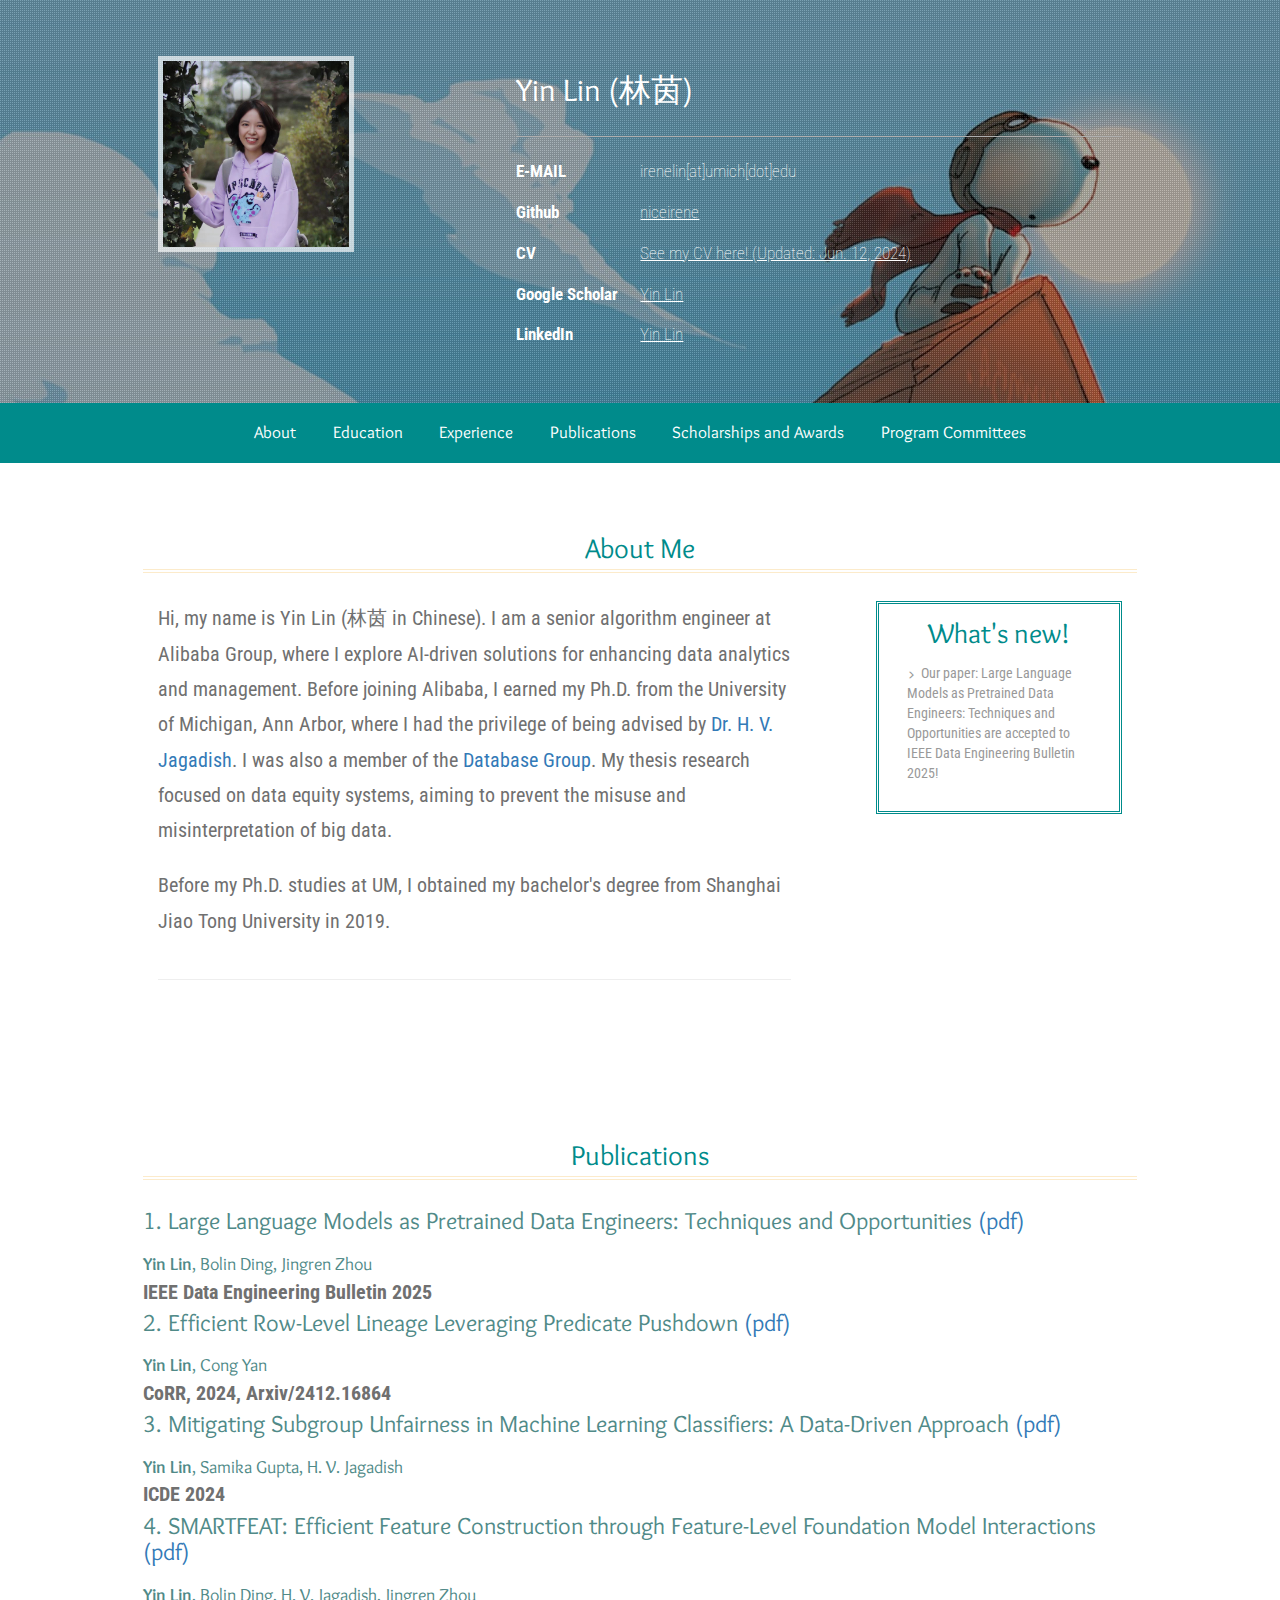
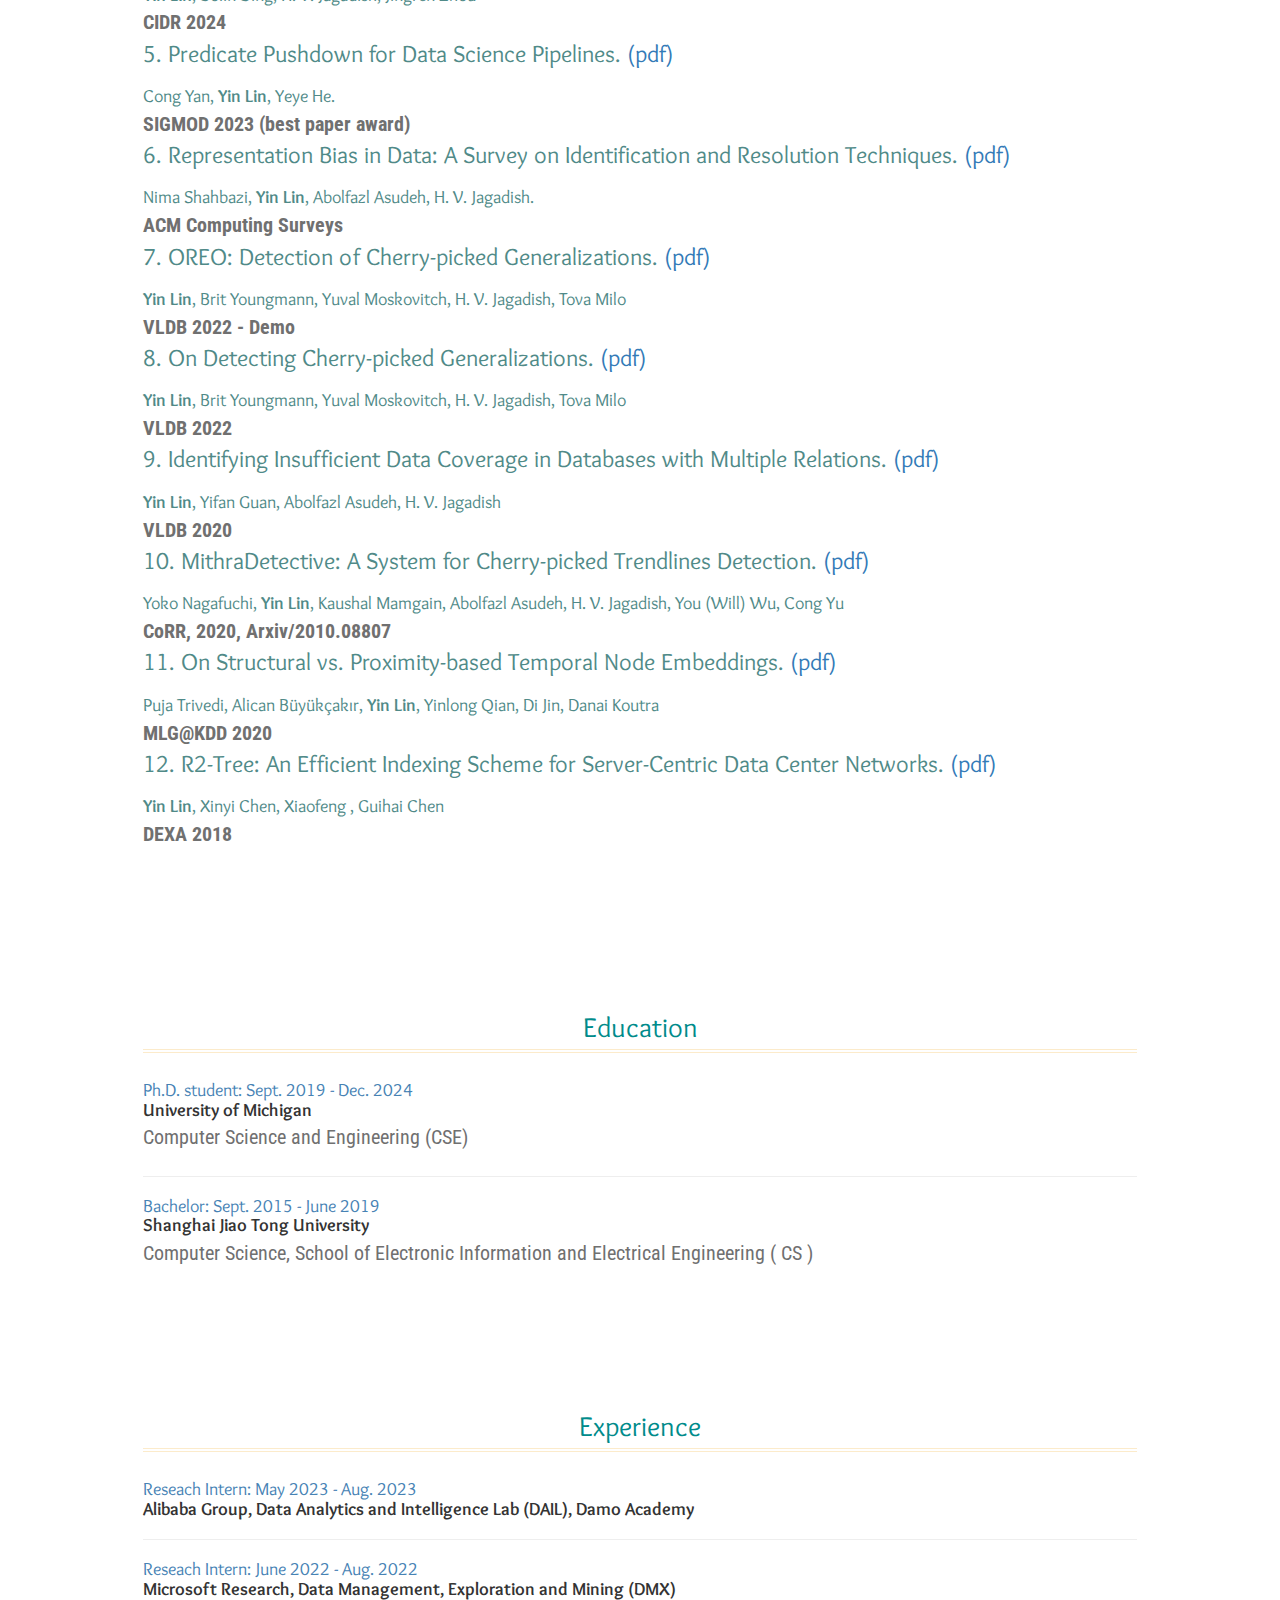
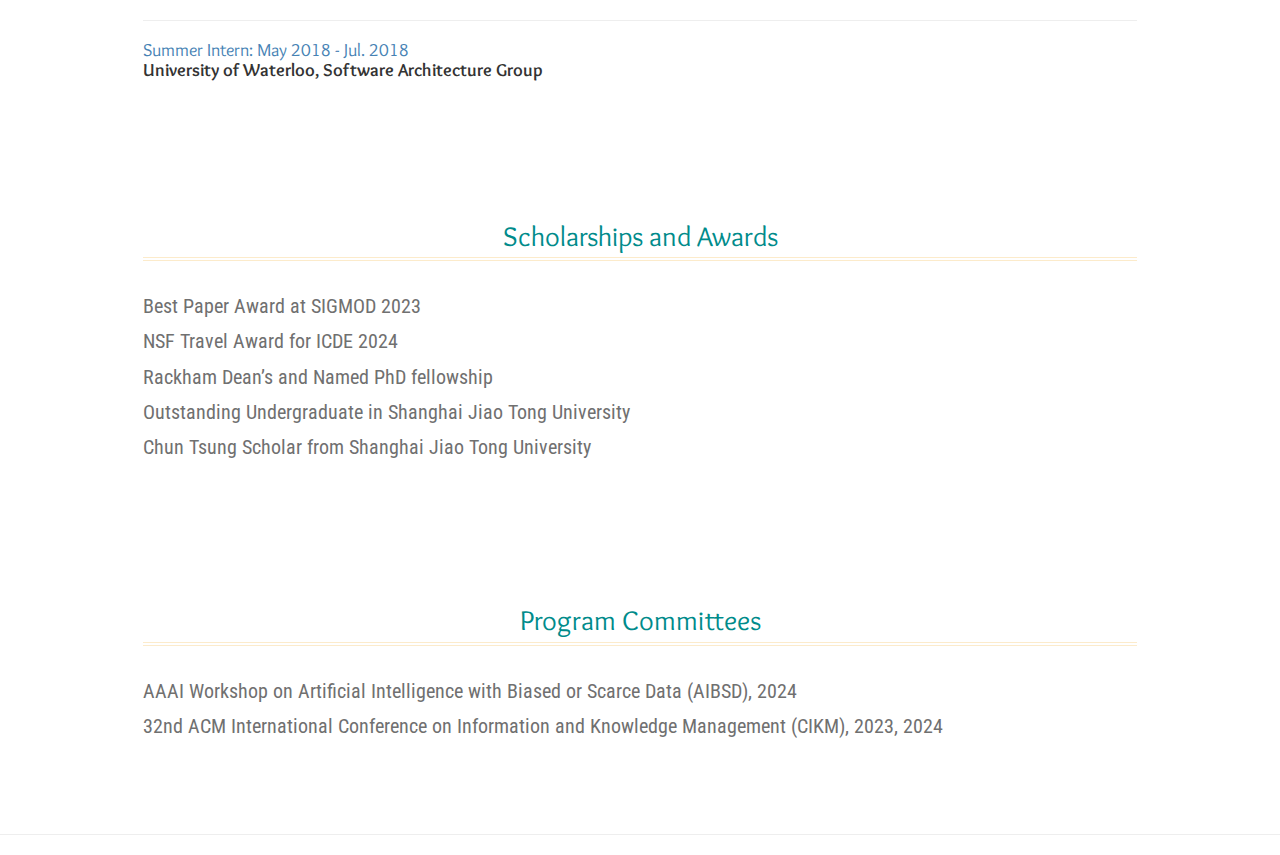
<file: index.html>
<!DOCTYPE html>
<html>
<head>
<title>Yin Lin</title>
<!--mobile apps-->
<meta name="viewport" content="width=device-width, initial-scale=1">
<meta http-equiv="Content-Type" content="text/html; charset=utf-8" />
<meta name="keywords" content="My Resume Responsive web template, Bootstrap Web Templates, Flat Web Templates, Android Compatible web template, 
	SmartPhone Compatible web template, free WebDesigns for Nokia, Samsung, LG, SonyEricsson, Motorola web design" />
<script type="application/x-javascript"> addEventListener("load", function() { setTimeout(hideURLbar, 0); }, false); function hideURLbar(){ window.scrollTo(0,1); } </script>
<!--mobile apps-->
<!--Custom Theme files-->
<link href="css/bootstrap.css" type="text/css" rel="stylesheet" media="all">
<link href="css/style.css" type="text/css" rel="stylesheet" media="all">
<link rel="stylesheet" href="css/swipebox.css">
<!--//Custom Theme files-->
<!--js-->
<script src="js/jquery-1.11.1.min.js"></script> 
<!-- //js -->
<!--web-fonts-->
<link href='//fonts.googleapis.com/css?family=Overlock:400,400italic,700,700italic,900,900italic' rel='stylesheet' type='text/css'>
<link href='//fonts.googleapis.com/css?family=Roboto+Condensed:400,300,300italic,400italic,700,700italic' rel='stylesheet' type='text/css'>
<!--//web-fonts-->
<!--start-smooth-scrolling-->
<script type="text/javascript" src="js/move-top.js"></script>
<script type="text/javascript" src="js/easing.js"></script>	
<script type="text/javascript">
		jQuery(document).ready(function($) {
			$(".scroll").click(function(event){		
				event.preventDefault();
				$('html,body').animate({scrollTop:$(this.hash).offset().top},1000);
			});
		});
</script>
<link rel="icon" href="images/favicon.ico" />
<!--//end-smooth-scrolling-->
</head>
<body>
	<!--banner-->
	<div id="home" class="banner">
		<div class="banner-info">
			<div class="container">
				<div class="col-md-4 header-left">
					<img src="images/pic.jpeg" alt=""/>
				</div>
				<div class="col-md-8 header-right">
					<h1>Yin Lin (林茵)</h1>	
					<ul class="address">
						<li>
							<ul class="address-text">
								<li><b>E-MAIL</b></li>
								<li>irenelin[at]umich[dot]edu</li>
							</ul>
						</li>
						<li>
							<ul class="address-text">
								<li><b>Github </b></li>
								<li><u><a href="https://github.com/niceIrene/">niceirene</a></u></li>
							</ul>
						</li>
						<li>
							<ul class="address-text">
								<li><b>CV </b></li>
								<li><u><a href="images/Yin_Lin_cv.pdf">See my CV here! (Updated: Jun. 12, 2024)</a></u></li>
							</ul>
						</li>
						<li>
							<ul class="address-text">
								<li><b>Google Scholar </b></li>
								<li><u><a href="https://scholar.google.com/citations?user=niOo1I4AAAAJ&hl"> Yin Lin</a></u></li>
							</ul>
						</li>						
						<li>
							<ul class="address-text">
								<li><b>LinkedIn </b></li>
								<li><u><a href="https://www.linkedin.com/in/yin-lin-41a06b148/"> Yin Lin</a></u></li>
							</ul>
						</li>
						
					</ul>
				</div>
				<div class="clearfix"> </div>
			</div>
		</div>
	</div>
	<!--//banner-->
	<!--top-nav-->
	<div class="top-nav wow">
		<div class="container">
			<div class="navbar-header logo">
				<button type="button" class="navbar-toggle collapsed" data-toggle="collapse" data-target="#bs-example-navbar-collapse-1">
					Menu
				</button>
			</div>
			<!-- Collect the nav links, forms, and other content for toggling -->
			<div class="collapse navbar-collapse" id="bs-example-navbar-collapse-1">
				<div class="menu">
					<ul class="nav navbar">
						<li><a href="#about" class="scroll">About</a></li>
						<li><a href="#education" class="scroll">Education</a></li>
						<li><a href="#experience" class="scroll">Experience</a></li>
						<li><a href="#work" class="scroll">Publications</a></li>
						<li><a href="#contact" class="scroll">Scholarships and Awards</a></li>
						<li><a href="#pc" class="scroll">Program Committees</a></li>
					</ul>
					<div class="clearfix"> </div>
				</div>
			</div>
		</div>
	</div>	
	<!--//top-nav-->
	<!--about-->
	<div id="about" class="about">
		<div class="container">
			<h3 class="title"> About Me</h3>
			<div class="col-md-8 about-left">
				<p>Hi, my name is Yin Lin (林茵 in Chinese). I am a senior algorithm engineer at Alibaba Group, where I explore AI-driven solutions for enhancing data analytics and management. Before joining Alibaba, I earned my Ph.D. from the University of Michigan, Ann Arbor, where I had the privilege of being advised by <a href="https://web.eecs.umich.edu/~jag/">Dr. H. V. Jagadish</a>. I was also a member of the <a href="http://dbgroup.eecs.umich.edu/">Database Group</a>. My thesis research focused on data equity systems, aiming to prevent the misuse and misinterpretation of big data. </p><br><p>Before my Ph.D. studies at UM, I obtained my bachelor's degree from Shanghai Jiao Tong University in 2019.</p>
<br>
<HR>
				
<!-- <p>
Outside of my research and work, I love playing the GO game, badminton and running. I completed the Yangzhou half-marathon in 2016. I also like to play <a href="https://www.youtube.com/watch?v=Gl55EB-5rzo">Zheng</a> (A traditional Chinese instrument) and guitar! 
				You can know more about my personal interests in my <b><a href="https://photos.app.goo.gl/is7PyFsjDQgiaMhX7">photo site</a></b>.
	</p> -->
                   <!-- <p>I have many genius friends and <a href="javascript:randomSite()"><b>This Link</b></a > will redirect you to one of them.--> 
                    </p>	
	
		
			</div>
			<div class="col-md-4 about-right">
				<ul>
					<h5>What's new!</h5>
					<li><span class="glyphicon glyphicon-menu-right"></span>Our paper: Large Language Models as Pretrained Data Engineers: Techniques and Opportunities are accepted to IEEE Data Engineering Bulletin 2025!</li>
				</ul>
				<div class="clearfix"> </div>
			</div>
			<div class="clearfix"> </div>
		</div>
	</div>
	<!--//about-->
<!--Publication-->
	<div id="work" class="education">
		<div class="container">
			<h3 class="title">Publications</h3>
							<b><h3 style="color:#508a88">1. Large Language Models as Pretrained Data Engineers: Techniques and Opportunities <a href="http://sites.computer.org/debull/A25mar/p70.pdf">(pdf) </a></h3></b>
<br><h4 style="color:#508a88"><b>Yin Lin</b>, Bolin Ding, Jingren Zhou</h4></h3></b>
			<p><b>IEEE Data Engineering Bulletin 2025</b></p>
							<b><h3 style="color:#508a88">2. Efficient Row-Level Lineage Leveraging Predicate Pushdown <a href="https://arxiv.org/pdf/2412.16864">(pdf) </a></h3></b>
<br><h4 style="color:#508a88"><b>Yin Lin</b>, Cong Yan</h4></h3></b>
			<p><b>CoRR, 2024, Arxiv/2412.16864</b></p>
							<b><h3 style="color:#508a88">3. Mitigating Subgroup Unfairness in Machine Learning Classifiers: A Data-Driven Approach <a href="https://www.computer.org/csdl/proceedings-article/icde/2024/171500c151/1YOu4nlzmKI">(pdf)  </a></h3></b>
<br><h4 style="color:#508a88"><b>Yin Lin</b>, Samika Gupta, H. V. Jagadish</h4></h3></b>
			<p><b>ICDE 2024</b></p>
							<b><h3 style="color:#508a88">4. SMARTFEAT: Efficient Feature Construction through Feature-Level Foundation Model Interactions <a href="https://arxiv.org/pdf/2309.07856.pdf">(pdf)</a></h3></b>
<br><h4 style="color:#508a88"><b>Yin Lin</b>, Bolin Ding, H. V. Jagadish, Jingren Zhou</h4></h3></b>
			<p><b>CIDR 2024</b></p>
							<b><h3 style="color:#508a88">5. Predicate Pushdown for Data Science Pipelines. <a href="https://dl.acm.org/doi/10.1145/3589281">(pdf)</a></h3></b>
<br><h4 style="color:#508a88"> Cong Yan, <b>Yin Lin</b>, Yeye He. </h4></h3></b>
			<a href="https://2023.sigmod.org/"><p><b>SIGMOD 2023 (best paper award)</b></p></a>			
									<b><h3 style="color:#508a88">6. Representation Bias in Data: A Survey on Identification and Resolution Techniques. <a href="https://dl.acm.org/doi/10.1145/3588433">(pdf)</a></h3></b>
<br><h4 style="color:#508a88"> Nima Shahbazi, <b>Yin Lin</b>, Abolfazl Asudeh, H. V. Jagadish. </h4></h3></b>
			<a href="https://dl.acm.org/journal/csur"><p><b>ACM Computing Surveys</b></p></a>
						<b><h3 style="color:#508a88">7. OREO: Detection of Cherry-picked Generalizations. <a href="https://www.vldb.org/pvldb/vol15/p3570-lin.pdf">(pdf)</a></h3></b>
<br><h4 style="color:#508a88"><b>Yin Lin</b>, Brit Youngmann, Yuval Moskovitch, H. V. Jagadish, Tova Milo</h4></h3></b>
<a href="https://vldb2022.org/"><p><b>VLDB 2022 - Demo</b></p></a>
						<b><h3 style="color:#508a88">8. On Detecting Cherry-picked Generalizations. <a href="https://www.vldb.org/pvldb/vol15/p59-lin.pdf">(pdf)</a></h3></b>
<br><h4 style="color:#508a88"><b>Yin Lin</b>, Brit Youngmann, Yuval Moskovitch, H. V. Jagadish, Tova Milo</h4></h3></b>
			<a href="https://vldb2022.org/"><p><b>VLDB 2022</b></p></a>
						<b><h3 style="color:#508a88">9. Identifying Insufficient Data Coverage in Databases with Multiple Relations. <a href="http://www.vldb.org/pvldb/vol13/p2229-lin.pdf">(pdf)</a></h3></b>
<br><h4 style="color:#508a88"><b>Yin Lin</b>, Yifan Guan, Abolfazl Asudeh, H. V. Jagadish</h4></h3></b>
			<a href="https://vldb2020.org/"><p><b>VLDB 2020</b></p></a>
							<b><h3 style="color:#508a88">10. MithraDetective: A System for Cherry-picked Trendlines Detection. <a https://arxiv.org/abs/2010.08807">(pdf)</a></h3></b>
<br><h4 style="color:#508a88">Yoko Nagafuchi, <b>Yin Lin</b>, Kaushal Mamgain, Abolfazl Asudeh, H. V. Jagadish, You (Will) Wu, Cong Yu</h4></h3></b>
			<p><b>CoRR, 2020, Arxiv/2010.08807</b></p>
									<b><h3 style="color:#508a88">11. On Structural vs. Proximity-based Temporal Node Embeddings. <a href="http://www.mlgworkshop.org/2020/papers/MLG2020_paper_37.pdf">(pdf)</a></h3></b>
<br><h4 style="color:#508a88">Puja Trivedi, Alican Büyükçakır, <b>Yin Lin</b>, Yinlong Qian, Di Jin, Danai Koutra</h4></h3></b>
<a href="http://www.mlgworkshop.org/2020/"><p><b>MLG@KDD 2020</b></p></a>
			
			<b><h3 style="color:#508a88">12. R2-Tree: An Efficient Indexing Scheme for Server-Centric Data Center Networks. <a href="images/R2-Tree_YinLin,XinyinChen.pdf">(pdf)</a></h3></b>
<br><h4 style="color:#508a88"><b>Yin Lin</b>, Xinyi Chen, Xiaofeng , Guihai Chen</h4>
<a href="http://www.dexa.org/"><p><b>DEXA 2018</b></p></a>
<br>

	
		</div>
	</div>
	<!--//publication-->	
	<!--education-->
	<div id="education" class="education">
		<div class="container">
			<h3 class="title">Education</h3>
			
			<h4 style="color:#4682B4">Ph.D. student: Sept. 2019 - Dec. 2024</h4>
					<h4><b>University of Michigan</b></h4>
					<p>Computer Science and Engineering (CSE)</p>
			<HR>
					<h4 style="color:#4682B4">Bachelor: Sept. 2015 - June 2019</h4>
					<h4><b>Shanghai Jiao Tong University</b></h4>
					<p>Computer Science, School of Electronic Information and Electrical Engineering ( CS )</br> </p>
			

		</div>
	</div>
	<!--//education-->
	<!--education-->
	<div id="experience" class="education">
		<div class="container">
			<h3 class="title">Experience</h3>
			
			<h4 style="color:#4682B4">Reseach Intern: May 2023 - Aug. 2023</h4>
					<h4><b>Alibaba Group, Data Analytics and Intelligence Lab (DAIL), Damo Academy</b></h4>
			<HR>
			<h4 style="color:#4682B4">Reseach Intern: June 2022 - Aug. 2022</h4>
					<h4><b>Microsoft Research, Data Management, Exploration and Mining (DMX) </b></h4>
			<HR>
			<h4 style="color:#4682B4">Summer Intern: May 2018 - Jul. 2018</h4>
					<h4><b>University of Waterloo, Software Architecture Group </b></h4>

		</div>
	</div>
	<!--//experience>
	<!--contact -->
	<div class="education" id="contact">
		<div class="container">
			<h3 class="title">Scholarships and Awards</h3>
			<p>Best Paper Award at SIGMOD 2023</p>
			<p>NSF Travel Award for ICDE 2024</p>
			<p>Rackham Dean’s and Named PhD fellowship</p>
			<p>Outstanding Undergraduate in Shanghai Jiao Tong University</p>
			<p>Chun Tsung Scholar from Shanghai Jiao Tong University</p>
		</div>
	</div>
	<!--//contact -->
	<!--pc -->
	<div class="education" id="pc">
		<div class="container">
			<h3 class="title">Program Committees</h3>
			<p>AAAI Workshop on Artificial Intelligence with Biased or Scarce Data (AIBSD), 2024</p>
			<p>32nd ACM International Conference on Information and Knowledge Management (CIKM), 2023, 2024</p>
		</div>
	</div>
	<!--//pc -->
	
    <!--================================================== -->
    <!-- Placed at the end of the document so the pages load faster -->
    <script src="js/bootstrap.js"></script>
<script src="js/friends_link.js"></script>
<HR>
<div class="divcss5-left">	
<script type="text/javascript" src="//rf.revolvermaps.com/0/0/6.js?i=5has6kwkmu3&amp;m=7&amp;c=e63100&amp;cr1=ffffff&amp;f=arial&amp;l=0&amp;bv=90&amp;lx=-420&amp;ly=420&amp;hi=20&amp;he=7&amp;hc=a8ddff&amp;rs=80" async="async"></script>
</div>
	</body>
</html>
</file>
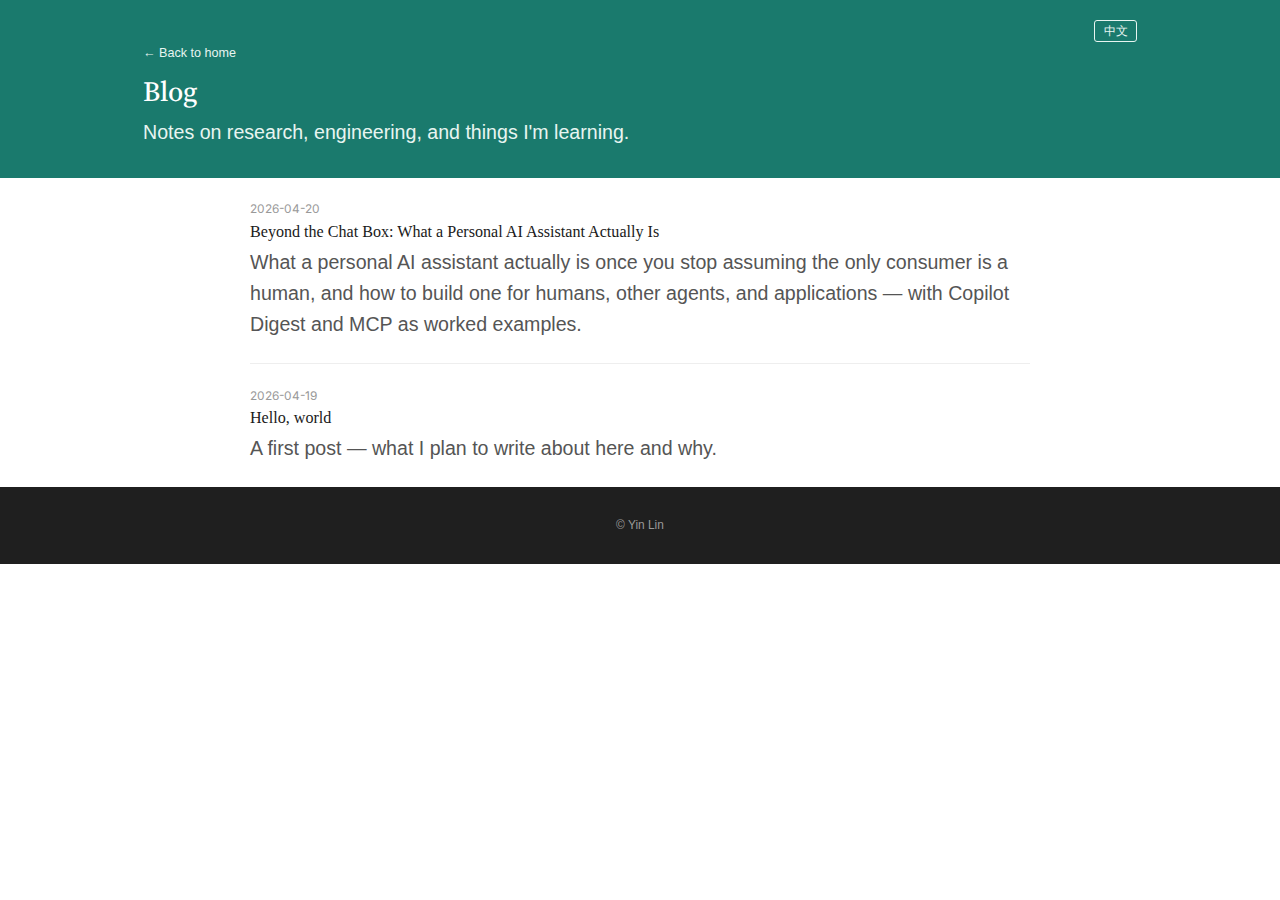
<file: blog.html>
<!DOCTYPE html>
<html lang="en">
<head>
<title>Blog - Yin Lin</title>
<meta name="viewport" content="width=device-width, initial-scale=1">
<meta http-equiv="Content-Type" content="text/html; charset=utf-8" />
<meta name="description" content="Blog posts by Yin Lin.">
<link href="css/bootstrap.css" type="text/css" rel="stylesheet" media="all">
<link href="css/style.css" type="text/css" rel="stylesheet" media="all">
<link href='//fonts.googleapis.com/css2?family=Inter:wght@300;400;500;600;700&family=Source+Serif+4:wght@400;600;700&display=swap' rel='stylesheet'>
<link rel="icon" href="images/favicon.ico" />
<style>
	.blog-banner { background: #1a7a6d; color: #fff; padding: 3em 0 2em; }
	.blog-banner h1 { color: #fff; font-size: 2em; margin: 0 0 0.3em; font-family: 'Source Serif 4', serif; }
	.blog-banner p { color: #e8f5f1; margin: 0; }
	.blog-back { display: inline-block; margin-bottom: 1em; color: #e8f5f1; text-decoration: none; font-size: 0.9em; }
	.blog-back:hover { color: #fff; text-decoration: underline; }
	.post-list { max-width: 780px; margin: 0 auto; }
	.post-item { padding: 1.6em 0; border-bottom: 1px solid #eee; }
	.post-item:last-child { border-bottom: none; }
	.post-item h4 { font-size: 1.15em; margin: 0 0 0.35em; }
	.post-item h4 a { color: #1a1a1a; text-decoration: none; }
	.post-item h4 a:hover { color: #1a7a6d; }
	.post-date { font-size: 0.85em; color: #999; font-family: 'Inter', sans-serif; margin-bottom: 0.5em; }
	.post-summary { color: #555; line-height: 1.6; margin: 0; }
	.post-empty { text-align: center; color: #888; padding: 2em 0; }
	.lang-toggle { float: right; margin-top: -1.6em; }
	.lang-toggle a { color: #e8f5f1; text-decoration: none; font-size: 0.85em; border: 1px solid #e8f5f1; padding: 0.25em 0.7em; border-radius: 3px; }
	.lang-toggle a:hover { background: #fff; color: #1a7a6d; }
</style>
</head>
<body>
	<div class="blog-banner">
		<div class="container">
			<a href="index.html" class="blog-back">&larr; Back to home</a>
			<div class="lang-toggle"><a href="blog_zh.html">中文</a></div>
			<h1>Blog</h1>
			<p>Notes on research, engineering, and things I'm learning.</p>
		</div>
	</div>

	<div class="section">
		<div class="container">
			<div class="post-list">
				<div class="post-item">
					<div class="post-date">2026-04-20</div>
					<h4><a href="posts/personal-ai-assistant.html">Beyond the Chat Box: What a Personal AI Assistant Actually Is</a></h4>
					<p class="post-summary">What a personal AI assistant actually is once you stop assuming the only consumer is a human, and how to build one for humans, other agents, and applications — with Copilot Digest and MCP as worked examples.</p>
				</div>
				<div class="post-item">
					<div class="post-date">2026-04-19</div>
					<h4><a href="posts/hello-world.html">Hello, world</a></h4>
					<p class="post-summary">A first post — what I plan to write about here and why.</p>
				</div>
			</div>
		</div>
	</div>

	<div class="footer">
		<div class="container">
			<div class="footer-inner">
				<p style="text-align:center;color:#999;font-size:0.85em;margin:0;">&copy; Yin Lin</p>
			</div>
		</div>
	</div>

	<script src="js/jquery-1.11.1.min.js"></script>
	<script src="js/bootstrap.js"></script>
</body>
</html>
</file>
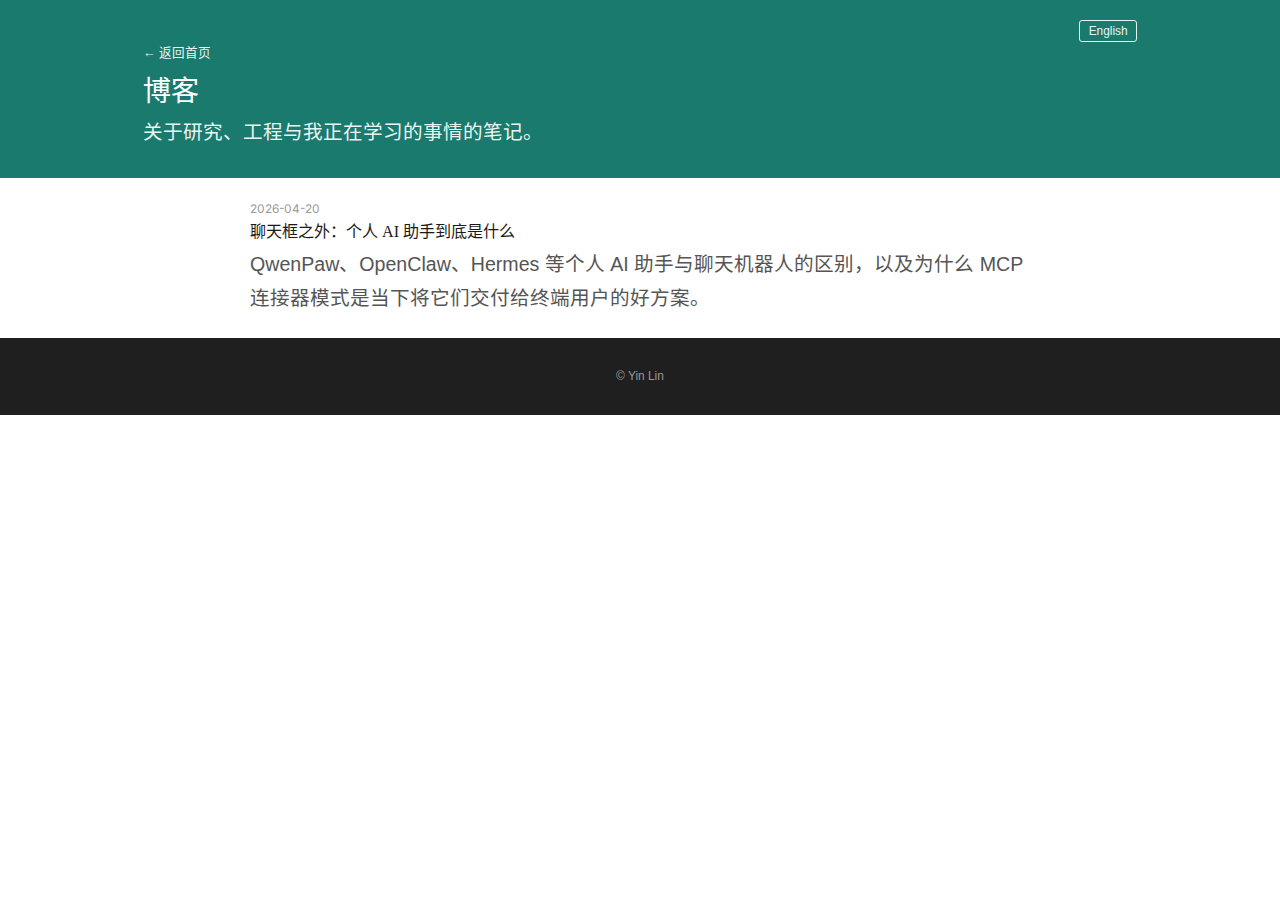
<file: blog_zh.html>
<!DOCTYPE html>
<html lang="zh-CN">
<head>
<title>博客 - Yin Lin</title>
<meta name="viewport" content="width=device-width, initial-scale=1">
<meta http-equiv="Content-Type" content="text/html; charset=utf-8" />
<meta name="description" content="Yin Lin 的博客文章。">
<link href="css/bootstrap.css" type="text/css" rel="stylesheet" media="all">
<link href="css/style.css" type="text/css" rel="stylesheet" media="all">
<link href='//fonts.googleapis.com/css2?family=Inter:wght@300;400;500;600;700&family=Source+Serif+4:wght@400;600;700&display=swap' rel='stylesheet'>
<link rel="icon" href="images/favicon.ico" />
<style>
	.blog-banner { background: #1a7a6d; color: #fff; padding: 3em 0 2em; }
	.blog-banner h1 { color: #fff; font-size: 2em; margin: 0 0 0.3em; font-family: 'Source Serif 4', serif; }
	.blog-banner p { color: #e8f5f1; margin: 0; }
	.blog-back { display: inline-block; margin-bottom: 1em; color: #e8f5f1; text-decoration: none; font-size: 0.9em; }
	.blog-back:hover { color: #fff; text-decoration: underline; }
	.post-list { max-width: 780px; margin: 0 auto; }
	.post-item { padding: 1.6em 0; border-bottom: 1px solid #eee; }
	.post-item:last-child { border-bottom: none; }
	.post-item h4 { font-size: 1.15em; margin: 0 0 0.35em; }
	.post-item h4 a { color: #1a1a1a; text-decoration: none; }
	.post-item h4 a:hover { color: #1a7a6d; }
	.post-date { font-size: 0.85em; color: #999; font-family: 'Inter', sans-serif; margin-bottom: 0.5em; }
	.post-summary { color: #555; line-height: 1.75; margin: 0; }
	.post-empty { text-align: center; color: #888; padding: 2em 0; }
	.lang-toggle { float: right; margin-top: -1.6em; }
	.lang-toggle a { color: #e8f5f1; text-decoration: none; font-size: 0.85em; border: 1px solid #e8f5f1; padding: 0.25em 0.7em; border-radius: 3px; }
	.lang-toggle a:hover { background: #fff; color: #1a7a6d; }
</style>
</head>
<body>
	<div class="blog-banner">
		<div class="container">
			<a href="index.html" class="blog-back">&larr; 返回首页</a>
			<div class="lang-toggle"><a href="blog.html">English</a></div>
			<h1>博客</h1>
			<p>关于研究、工程与我正在学习的事情的笔记。</p>
		</div>
	</div>

	<div class="section">
		<div class="container">
			<div class="post-list">
				<div class="post-item">
					<div class="post-date">2026-04-20</div>
					<h4><a href="posts/personal-ai-assistant-zh.html">聊天框之外：个人 AI 助手到底是什么</a></h4>
					<p class="post-summary">QwenPaw、OpenClaw、Hermes 等个人 AI 助手与聊天机器人的区别，以及为什么 MCP 连接器模式是当下将它们交付给终端用户的好方案。</p>
				</div>
			</div>
		</div>
	</div>

	<div class="footer">
		<div class="container">
			<div class="footer-inner">
				<p style="text-align:center;color:#999;font-size:0.85em;margin:0;">&copy; Yin Lin</p>
			</div>
		</div>
	</div>

	<script src="js/jquery-1.11.1.min.js"></script>
	<script src="js/bootstrap.js"></script>
</body>
</html>
</file>
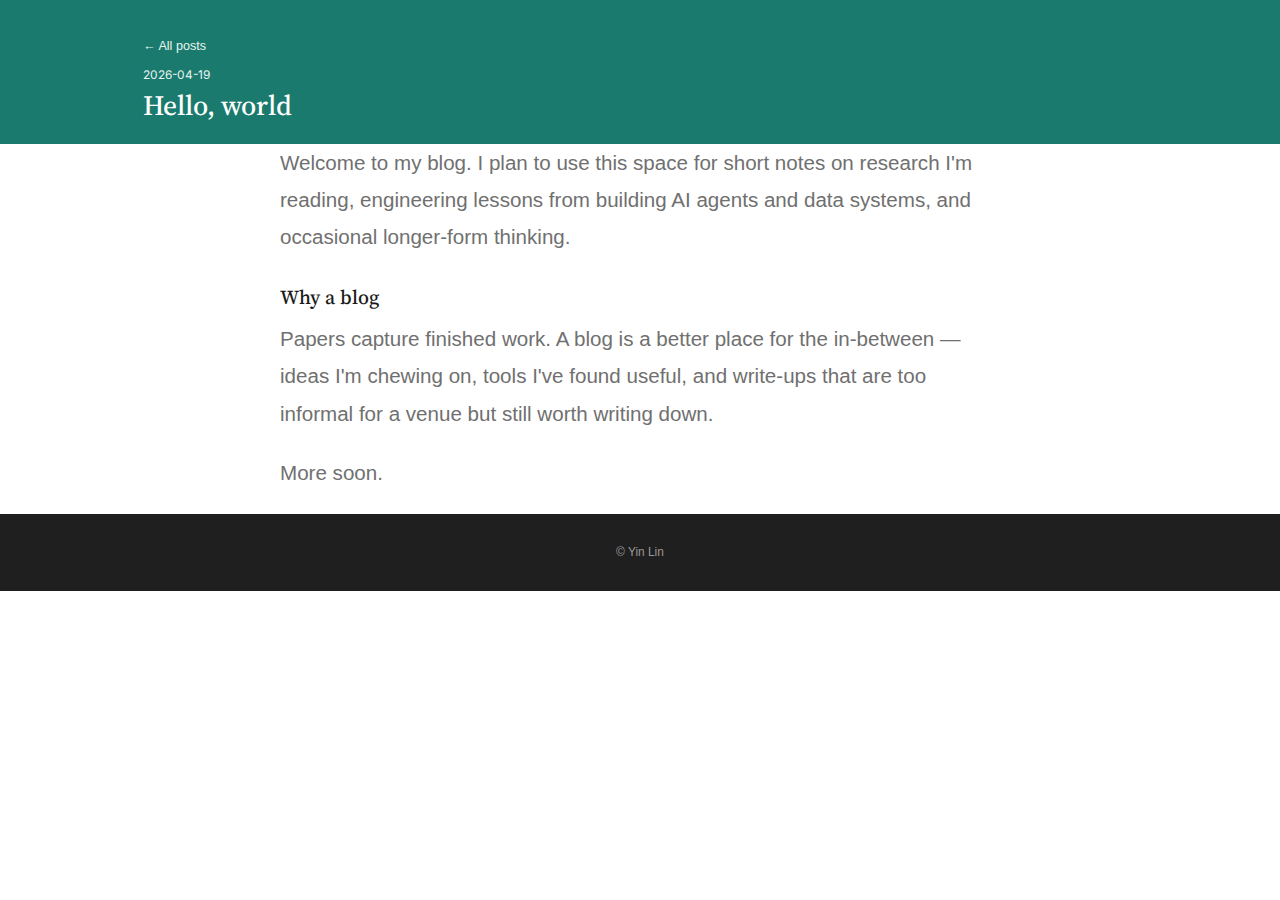
<file: posts/hello-world.html>
<!DOCTYPE html>
<html lang="en">
<head>
<title>Hello, world - Yin Lin</title>
<meta name="viewport" content="width=device-width, initial-scale=1">
<meta http-equiv="Content-Type" content="text/html; charset=utf-8" />
<link href="../css/bootstrap.css" type="text/css" rel="stylesheet" media="all">
<link href="../css/style.css" type="text/css" rel="stylesheet" media="all">
<link href='//fonts.googleapis.com/css2?family=Inter:wght@300;400;500;600;700&family=Source+Serif+4:wght@400;600;700&display=swap' rel='stylesheet'>
<link rel="icon" href="../images/favicon.ico" />
<style>
	.post-banner { background: #1a7a6d; color: #fff; padding: 2.5em 0 1.5em; }
	.post-back { display: inline-block; margin-bottom: 0.8em; color: #e8f5f1; text-decoration: none; font-size: 0.9em; }
	.post-back:hover { color: #fff; text-decoration: underline; }
	.post-banner .post-date { color: #e8f5f1; font-size: 0.85em; font-family: 'Inter', sans-serif; margin-bottom: 0.4em; }
	.post-banner h1 { color: #fff; font-size: 2em; margin: 0; font-family: 'Source Serif 4', serif; line-height: 1.25; }
	.post-body { max-width: 720px; margin: 0 auto; font-size: 1.05em; line-height: 1.75; color: #2a2a2a; }
	.post-body p { margin: 0 0 1.1em; }
	.post-body h2 { font-size: 1.35em; margin: 1.6em 0 0.6em; color: #1a1a1a; font-family: 'Source Serif 4', serif; }
	.post-body a { color: #1a7a6d; }
	.post-body code { background: #f4f4f4; padding: 0.1em 0.35em; border-radius: 3px; font-size: 0.92em; }
</style>
</head>
<body>
	<div class="post-banner">
		<div class="container">
			<a href="../blog.html" class="post-back">&larr; All posts</a>
			<div class="post-date">2026-04-19</div>
			<h1>Hello, world</h1>
		</div>
	</div>

	<div class="section">
		<div class="container">
			<div class="post-body">
				<p>Welcome to my blog. I plan to use this space for short notes on research I'm reading, engineering lessons from building AI agents and data systems, and occasional longer-form thinking.</p>
				<h2>Why a blog</h2>
				<p>Papers capture finished work. A blog is a better place for the in-between — ideas I'm chewing on, tools I've found useful, and write-ups that are too informal for a venue but still worth writing down.</p>
				<p>More soon.</p>
			</div>
		</div>
	</div>

	<div class="footer">
		<div class="container">
			<div class="footer-inner">
				<p style="text-align:center;color:#999;font-size:0.85em;margin:0;">&copy; Yin Lin</p>
			</div>
		</div>
	</div>

	<script src="../js/jquery-1.11.1.min.js"></script>
	<script src="../js/bootstrap.js"></script>
</body>
</html>
</file>
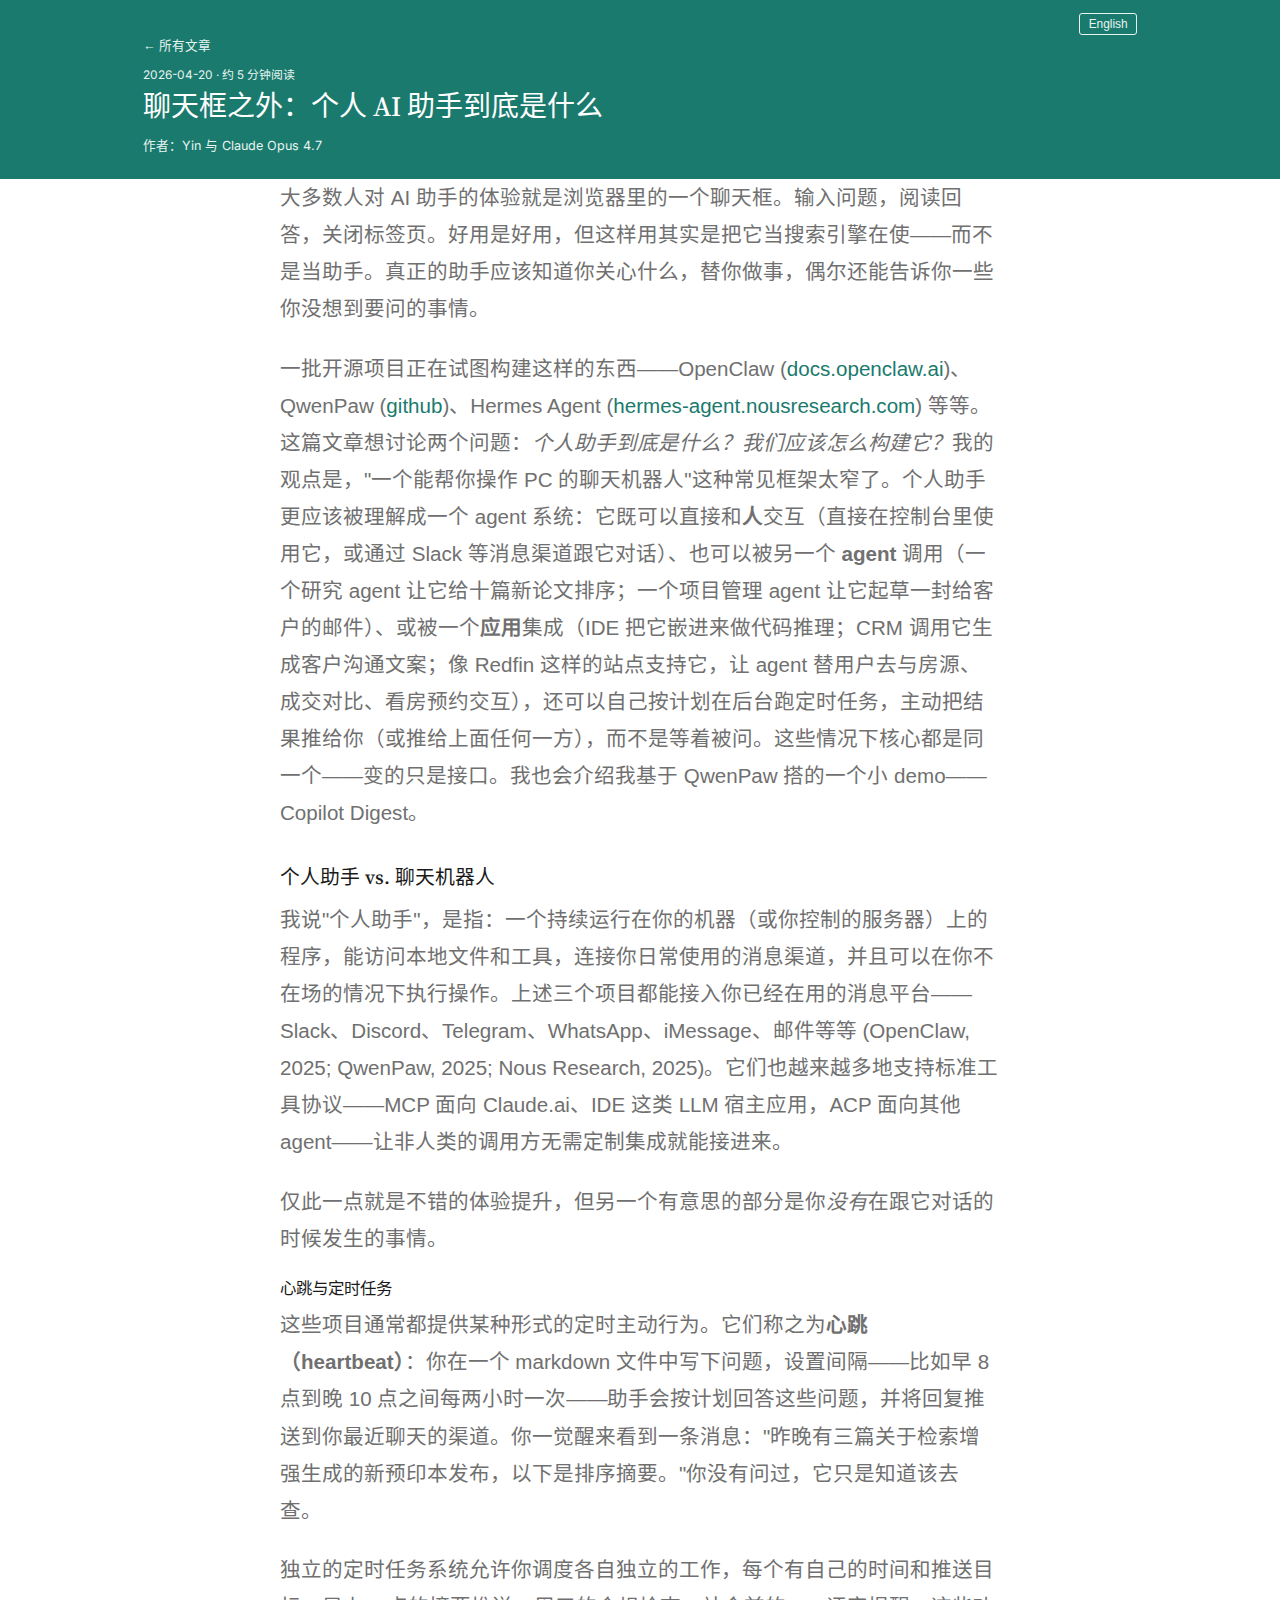
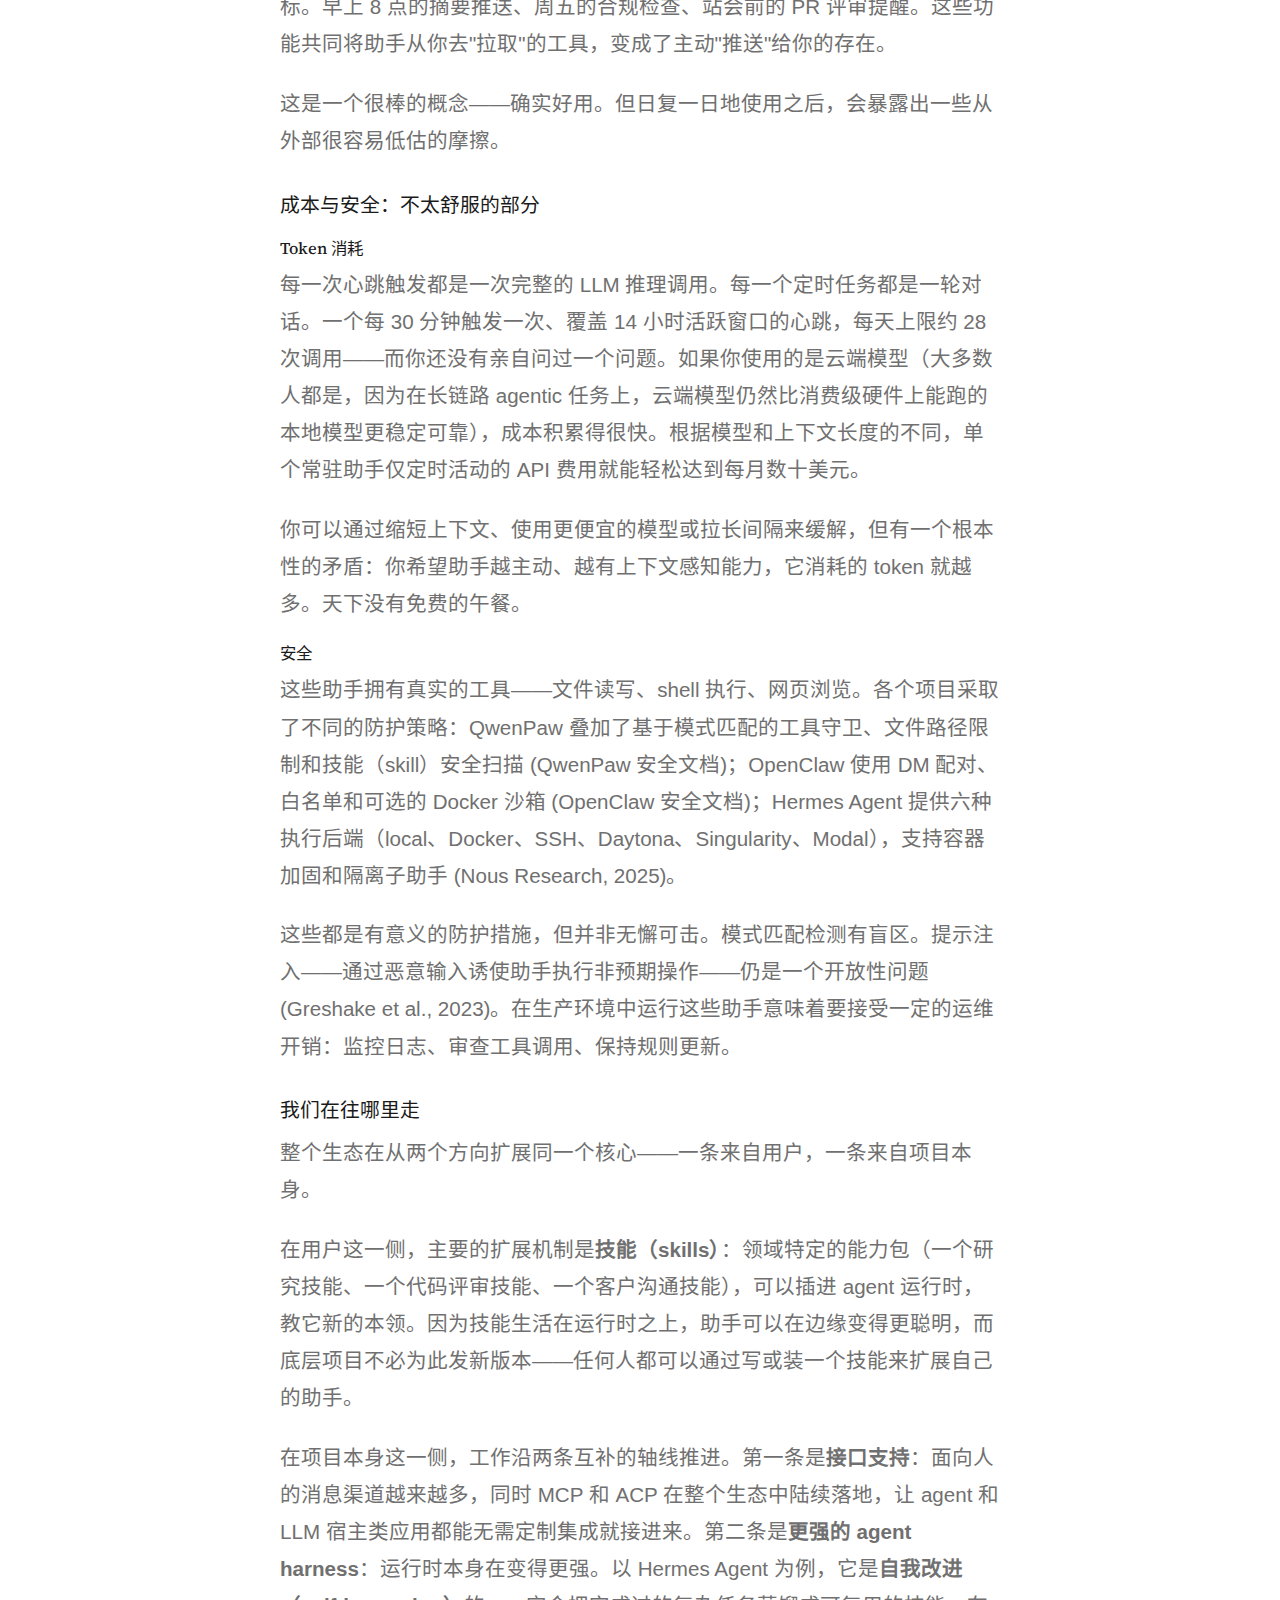
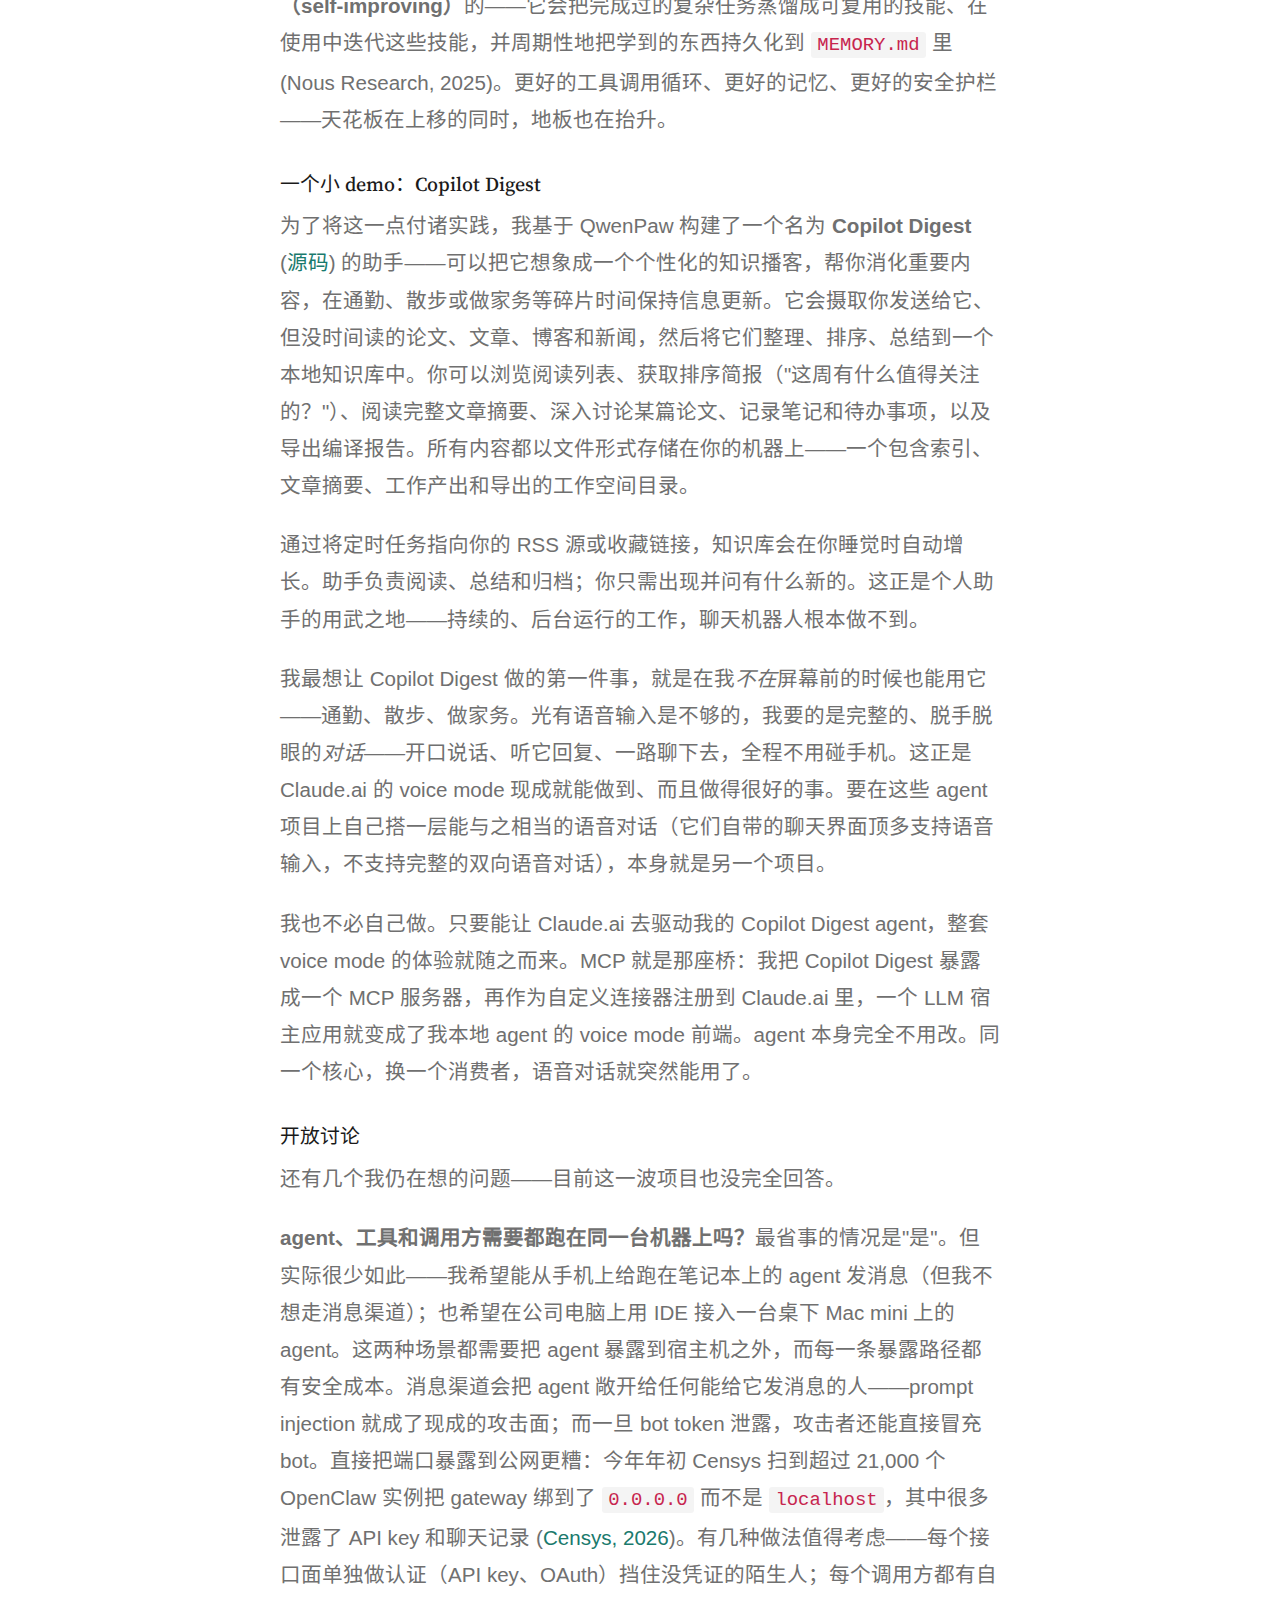
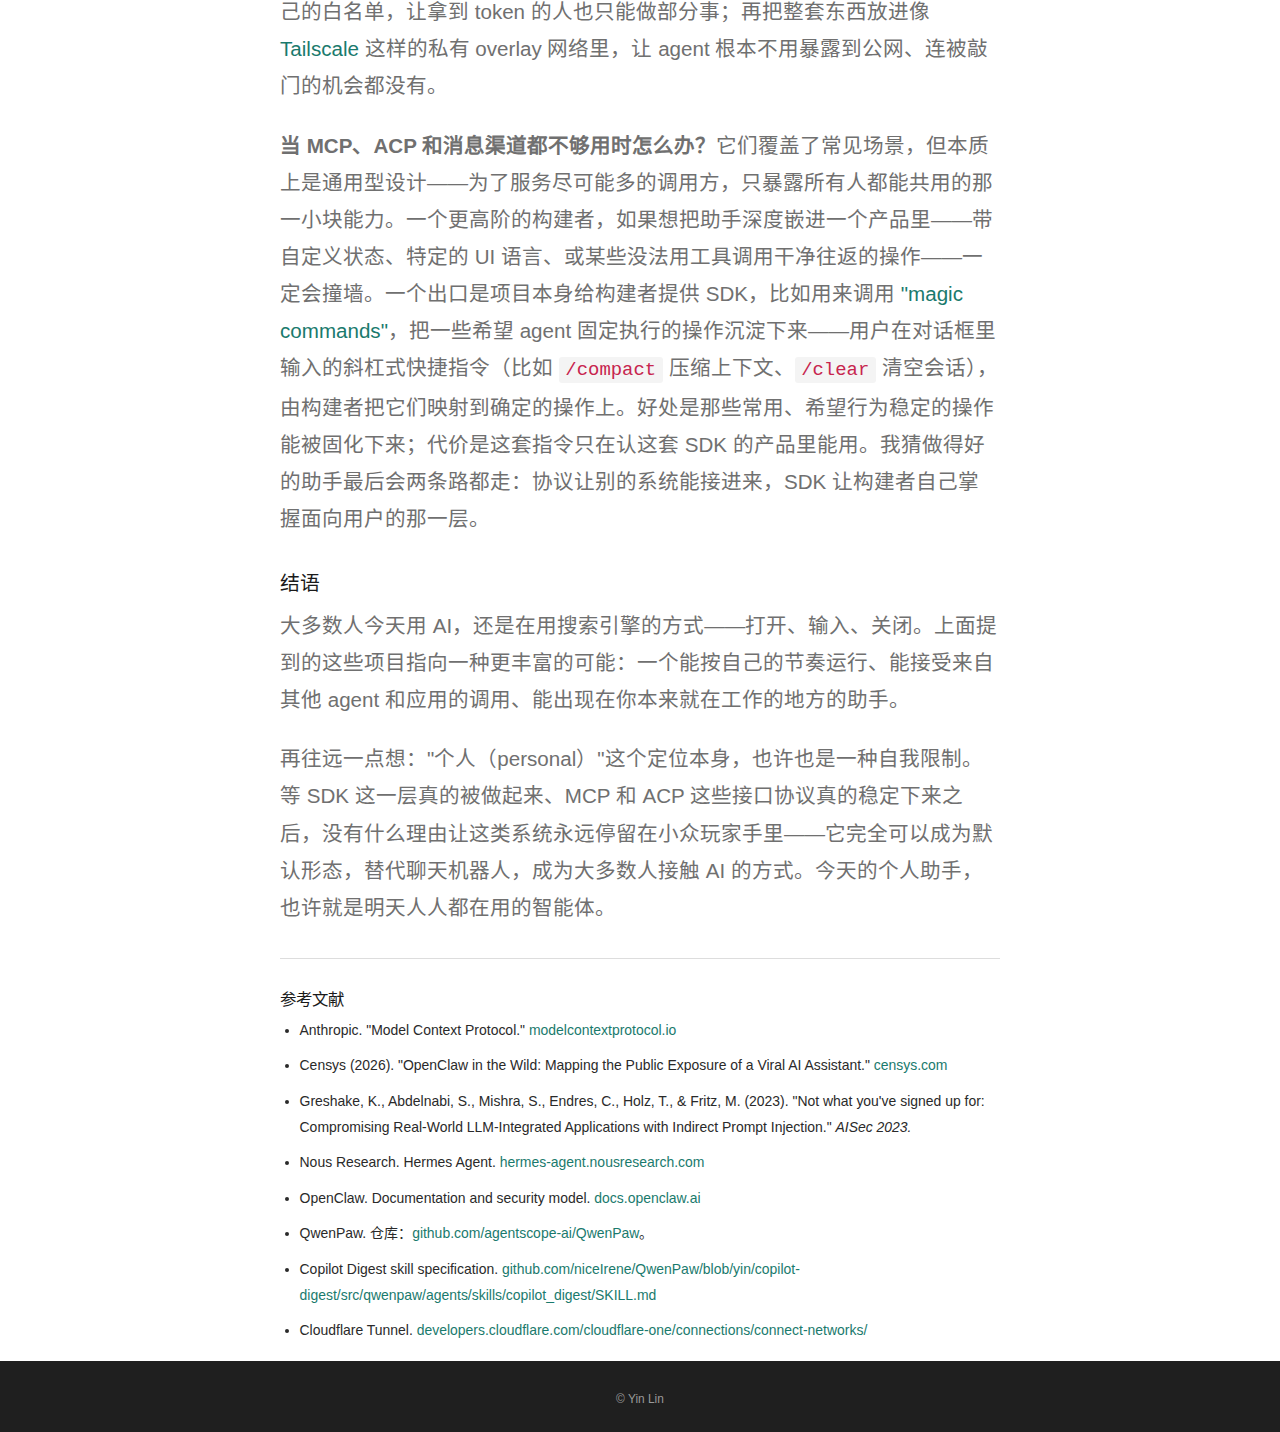
<file: posts/personal-ai-assistant-zh.html>
<!DOCTYPE html>
<html lang="zh-CN">
<head>
<title>聊天框之外：个人 AI 助手到底是什么 - Yin Lin</title>
<meta name="viewport" content="width=device-width, initial-scale=1">
<meta http-equiv="Content-Type" content="text/html; charset=utf-8" />
<meta name="description" content="个人 AI 助手到底是什么——一旦你不再默认它的唯一消费者是人类，它其实是一个拥有可插拔接口、面向人类、其他 agent 和应用的 agent 系统。以及我们应该怎么构建它，Copilot Digest 与 MCP 作为具体示例。">
<link href="../css/bootstrap.css" type="text/css" rel="stylesheet" media="all">
<link href="../css/style.css" type="text/css" rel="stylesheet" media="all">
<link href='//fonts.googleapis.com/css2?family=Inter:wght@300;400;500;600;700&family=Source+Serif+4:wght@400;600;700&display=swap' rel='stylesheet'>
<link rel="icon" href="../images/favicon.ico" />
<style>
	.post-banner { background: #1a7a6d; color: #fff; padding: 2.5em 0 1.5em; }
	.post-back { display: inline-block; margin-bottom: 0.8em; color: #e8f5f1; text-decoration: none; font-size: 0.9em; }
	.post-back:hover { color: #fff; text-decoration: underline; }
	.post-banner .post-date { color: #e8f5f1; font-size: 0.85em; font-family: 'Inter', sans-serif; margin-bottom: 0.4em; }
	.post-banner h1 { color: #fff; font-size: 2em; margin: 0 0 0.4em; font-family: 'Source Serif 4', serif; line-height: 1.3; }
	.post-banner .byline { color: #e8f5f1; font-size: 0.9em; font-family: 'Inter', sans-serif; margin: 0; }
	.lang-toggle { float: right; margin-top: -1.6em; }
	.lang-toggle a { color: #e8f5f1; text-decoration: none; font-size: 0.85em; border: 1px solid #e8f5f1; padding: 0.25em 0.7em; border-radius: 3px; }
	.lang-toggle a:hover { background: #fff; color: #1a7a6d; }
	.post-body { max-width: 720px; margin: 0 auto; font-size: 1.05em; line-height: 1.85; color: #2a2a2a; }
	.post-body p { margin: 0 0 1.1em; }
	.post-body h2 { font-size: 1.35em; margin: 1.8em 0 0.6em; color: #1a1a1a; font-family: 'Source Serif 4', serif; }
	.post-body h3 { font-size: 1.12em; margin: 1.4em 0 0.5em; color: #1a1a1a; font-family: 'Source Serif 4', serif; }
	.post-body a { color: #1a7a6d; }
	.post-body code { background: #f4f4f4; padding: 0.1em 0.35em; border-radius: 3px; font-size: 0.92em; font-family: 'Menlo', 'Consolas', monospace; }
	.post-body pre { background: #f4f4f4; padding: 1em 1.2em; border-radius: 4px; overflow-x: auto; font-size: 0.9em; line-height: 1.55; margin: 0 0 1.3em; }
	.post-body pre code { background: transparent; padding: 0; font-size: inherit; }
	.post-body ul { margin: 0 0 1.2em; padding-left: 1.4em; }
	.post-body li { margin-bottom: 0.5em; }
	.post-body hr { border: none; border-top: 1px solid #ddd; margin: 2.2em 0; }
	.post-body .refs { font-size: 0.95em; }
	.post-body .refs li { margin-bottom: 0.7em; }
	.video-embed { position: relative; padding-bottom: 56.25%; height: 0; overflow: hidden; margin: 1.4em 0 0.5em; border-radius: 4px; background: #000; }
	.video-embed iframe { position: absolute; top: 0; left: 0; width: 100%; height: 100%; border: 0; }
	.video-caption { text-align: center; font-size: 0.9em; color: #666; margin: 0 0 1.5em; font-style: italic; }
</style>
</head>
<body>
	<div class="post-banner">
		<div class="container">
			<a href="../blog_zh.html" class="post-back">&larr; 所有文章</a>
			<div class="lang-toggle"><a href="personal-ai-assistant.html">English</a></div>
			<div class="post-date">2026-04-20 · 约 5 分钟阅读</div>
			<h1>聊天框之外：个人 AI 助手到底是什么</h1>
			<p class="byline">作者：Yin 与 Claude Opus 4.7</p>
		</div>
	</div>

	<div class="section">
		<div class="container">
			<div class="post-body">
				<p>大多数人对 AI 助手的体验就是浏览器里的一个聊天框。输入问题，阅读回答，关闭标签页。好用是好用，但这样用其实是把它当搜索引擎在使——而不是当助手。真正的助手应该知道你关心什么，替你做事，偶尔还能告诉你一些你没想到要问的事情。</p>

				<p>一批开源项目正在试图构建这样的东西——OpenClaw (<a href="https://docs.openclaw.ai/">docs.openclaw.ai</a>)、QwenPaw (<a href="https://github.com/agentscope-ai/QwenPaw">github</a>)、Hermes Agent (<a href="https://hermes-agent.nousresearch.com/">hermes-agent.nousresearch.com</a>) 等等。这篇文章想讨论两个问题：<em>个人助手到底是什么？我们应该怎么构建它？</em>我的观点是，"一个能帮你操作 PC 的聊天机器人"这种常见框架太窄了。个人助手更应该被理解成一个 agent 系统：它既可以直接和<strong>人</strong>交互（直接在控制台里使用它，或通过 Slack 等消息渠道跟它对话）、也可以被另一个 <strong>agent</strong> 调用（一个研究 agent 让它给十篇新论文排序；一个项目管理 agent 让它起草一封给客户的邮件）、或被一个<strong>应用</strong>集成（IDE 把它嵌进来做代码推理；CRM 调用它生成客户沟通文案；像 Redfin 这样的站点支持它，让 agent 替用户去与房源、成交对比、看房预约交互），还可以自己按计划在后台跑定时任务，主动把结果推给你（或推给上面任何一方），而不是等着被问。这些情况下核心都是同一个——变的只是接口。我也会介绍我基于 QwenPaw 搭的一个小 demo——Copilot Digest。</p>

				<h2>个人助手 vs. 聊天机器人</h2>

				<p>我说"个人助手"，是指：一个持续运行在你的机器（或你控制的服务器）上的程序，能访问本地文件和工具，连接你日常使用的消息渠道，并且可以在你不在场的情况下执行操作。上述三个项目都能接入你已经在用的消息平台——Slack、Discord、Telegram、WhatsApp、iMessage、邮件等等 (OpenClaw, 2025; QwenPaw, 2025; Nous Research, 2025)。它们也越来越多地支持标准工具协议——MCP 面向 Claude.ai、IDE 这类 LLM 宿主应用，ACP 面向其他 agent——让非人类的调用方无需定制集成就能接进来。</p>

				<p>仅此一点就是不错的体验提升，但另一个有意思的部分是你<em>没有</em>在跟它对话的时候发生的事情。</p>

				<h3>心跳与定时任务</h3>

				<p>这些项目通常都提供某种形式的定时主动行为。它们称之为<strong>心跳（heartbeat）</strong>：你在一个 markdown 文件中写下问题，设置间隔——比如早 8 点到晚 10 点之间每两小时一次——助手会按计划回答这些问题，并将回复推送到你最近聊天的渠道。你一觉醒来看到一条消息："昨晚有三篇关于检索增强生成的新预印本发布，以下是排序摘要。"你没有问过，它只是知道该去查。</p>

				<p>独立的定时任务系统允许你调度各自独立的工作，每个有自己的时间和推送目标。早上 8 点的摘要推送、周五的合规检查、站会前的 PR 评审提醒。这些功能共同将助手从你去"拉取"的工具，变成了主动"推送"给你的存在。</p>

				<p>这是一个很棒的概念——确实好用。但日复一日地使用之后，会暴露出一些从外部很容易低估的摩擦。</p>

				<h2>成本与安全：不太舒服的部分</h2>

				<h3>Token 消耗</h3>

				<p>每一次心跳触发都是一次完整的 LLM 推理调用。每一个定时任务都是一轮对话。一个每 30 分钟触发一次、覆盖 14 小时活跃窗口的心跳，每天上限约 28 次调用——而你还没有亲自问过一个问题。如果你使用的是云端模型（大多数人都是，因为在长链路 agentic 任务上，云端模型仍然比消费级硬件上能跑的本地模型更稳定可靠），成本积累得很快。根据模型和上下文长度的不同，单个常驻助手仅定时活动的 API 费用就能轻松达到每月数十美元。</p>

				<p>你可以通过缩短上下文、使用更便宜的模型或拉长间隔来缓解，但有一个根本性的矛盾：你希望助手越主动、越有上下文感知能力，它消耗的 token 就越多。天下没有免费的午餐。</p>

				<h3>安全</h3>

				<p>这些助手拥有真实的工具——文件读写、shell 执行、网页浏览。各个项目采取了不同的防护策略：QwenPaw 叠加了基于模式匹配的工具守卫、文件路径限制和技能（skill）安全扫描 (QwenPaw 安全文档)；OpenClaw 使用 DM 配对、白名单和可选的 Docker 沙箱 (OpenClaw 安全文档)；Hermes Agent 提供六种执行后端（local、Docker、SSH、Daytona、Singularity、Modal），支持容器加固和隔离子助手 (Nous Research, 2025)。</p>

				<p>这些都是有意义的防护措施，但并非无懈可击。模式匹配检测有盲区。提示注入——通过恶意输入诱使助手执行非预期操作——仍是一个开放性问题 (Greshake et al., 2023)。在生产环境中运行这些助手意味着要接受一定的运维开销：监控日志、审查工具调用、保持规则更新。</p>

				<h2>我们在往哪里走</h2>

				<p>整个生态在从两个方向扩展同一个核心——一条来自用户，一条来自项目本身。</p>

				<p>在用户这一侧，主要的扩展机制是<strong>技能（skills）</strong>：领域特定的能力包（一个研究技能、一个代码评审技能、一个客户沟通技能），可以插进 agent 运行时，教它新的本领。因为技能生活在运行时之上，助手可以在边缘变得更聪明，而底层项目不必为此发新版本——任何人都可以通过写或装一个技能来扩展自己的助手。</p>

				<p>在项目本身这一侧，工作沿两条互补的轴线推进。第一条是<strong>接口支持</strong>：面向人的消息渠道越来越多，同时 MCP 和 ACP 在整个生态中陆续落地，让 agent 和 LLM 宿主类应用都能无需定制集成就接进来。第二条是<strong>更强的 agent harness</strong>：运行时本身在变得更强。以 Hermes Agent 为例，它是<strong>自我改进（self-improving）</strong>的——它会把完成过的复杂任务蒸馏成可复用的技能、在使用中迭代这些技能，并周期性地把学到的东西持久化到 <code>MEMORY.md</code> 里 (Nous Research, 2025)。更好的工具调用循环、更好的记忆、更好的安全护栏——天花板在上移的同时，地板也在抬升。</p>

				<h2>一个小 demo：Copilot Digest</h2>

				<p>为了将这一点付诸实践，我基于 QwenPaw 构建了一个名为 <strong>Copilot Digest</strong> (<a href="https://github.com/niceIrene/QwenPaw/tree/yin/copilot-digest">源码</a>) 的助手——可以把它想象成一个个性化的知识播客，帮你消化重要内容，在通勤、散步或做家务等碎片时间保持信息更新。它会摄取你发送给它、但没时间读的论文、文章、博客和新闻，然后将它们整理、排序、总结到一个本地知识库中。你可以浏览阅读列表、获取排序简报（"这周有什么值得关注的？"）、阅读完整文章摘要、深入讨论某篇论文、记录笔记和待办事项，以及导出编译报告。所有内容都以文件形式存储在你的机器上——一个包含索引、文章摘要、工作产出和导出的工作空间目录。</p>

				<p>通过将定时任务指向你的 RSS 源或收藏链接，知识库会在你睡觉时自动增长。助手负责阅读、总结和归档；你只需出现并问有什么新的。这正是个人助手的用武之地——持续的、后台运行的工作，聊天机器人根本做不到。</p>

				<p>我最想让 Copilot Digest 做的第一件事，就是在我<em>不在</em>屏幕前的时候也能用它——通勤、散步、做家务。光有语音输入是不够的，我要的是完整的、脱手脱眼的<em>对话</em>——开口说话、听它回复、一路聊下去，全程不用碰手机。这正是 Claude.ai 的 voice mode 现成就能做到、而且做得很好的事。要在这些 agent 项目上自己搭一层能与之相当的语音对话（它们自带的聊天界面顶多支持语音输入，不支持完整的双向语音对话），本身就是另一个项目。</p>

				<p>我也不必自己做。只要能让 Claude.ai 去驱动我的 Copilot Digest agent，整套 voice mode 的体验就随之而来。MCP 就是那座桥：我把 Copilot Digest 暴露成一个 MCP 服务器，再作为自定义连接器注册到 Claude.ai 里，一个 LLM 宿主应用就变成了我本地 agent 的 voice mode 前端。agent 本身完全不用改。同一个核心，换一个消费者，语音对话就突然能用了。</p>

				<h2>开放讨论</h2>

				<p>还有几个我仍在想的问题——目前这一波项目也没完全回答。</p>

				<p><strong>agent、工具和调用方需要都跑在同一台机器上吗？</strong>最省事的情况是"是"。但实际很少如此——我希望能从手机上给跑在笔记本上的 agent 发消息（但我不想走消息渠道）；也希望在公司电脑上用 IDE 接入一台桌下 Mac mini 上的 agent。这两种场景都需要把 agent 暴露到宿主机之外，而每一条暴露路径都有安全成本。消息渠道会把 agent 敞开给任何能给它发消息的人——prompt injection 就成了现成的攻击面；而一旦 bot token 泄露，攻击者还能直接冒充 bot。直接把端口暴露到公网更糟：今年年初 Censys 扫到超过 21,000 个 OpenClaw 实例把 gateway 绑到了 <code>0.0.0.0</code> 而不是 <code>localhost</code>，其中很多泄露了 API key 和聊天记录 (<a href="https://censys.com/blog/openclaw-in-the-wild-mapping-the-public-exposure-of-a-viral-ai-assistant/">Censys, 2026</a>)。有几种做法值得考虑——每个接口面单独做认证（API key、OAuth）挡住没凭证的陌生人；每个调用方都有自己的白名单，让拿到 token 的人也只能做部分事；再把整套东西放进像 <a href="https://tailscale.com/">Tailscale</a> 这样的私有 overlay 网络里，让 agent 根本不用暴露到公网、连被敲门的机会都没有。</p>

				<p><strong>当 MCP、ACP 和消息渠道都不够用时怎么办？</strong>它们覆盖了常见场景，但本质上是通用型设计——为了服务尽可能多的调用方，只暴露所有人都能共用的那一小块能力。一个更高阶的构建者，如果想把助手深度嵌进一个产品里——带自定义状态、特定的 UI 语言、或某些没法用工具调用干净往返的操作——一定会撞墙。一个出口是项目本身给构建者提供 SDK，比如用来调用 <a href="https://qwenpaw.agentscope.io/docs/commands">"magic commands"</a>，把一些希望 agent 固定执行的操作沉淀下来——用户在对话框里输入的斜杠式快捷指令（比如 <code>/compact</code> 压缩上下文、<code>/clear</code> 清空会话），由构建者把它们映射到确定的操作上。好处是那些常用、希望行为稳定的操作能被固化下来；代价是这套指令只在认这套 SDK 的产品里能用。我猜做得好的助手最后会两条路都走：协议让别的系统能接进来，SDK 让构建者自己掌握面向用户的那一层。</p>

				<h2>结语</h2>

				<p>大多数人今天用 AI，还是在用搜索引擎的方式——打开、输入、关闭。上面提到的这些项目指向一种更丰富的可能：一个能按自己的节奏运行、能接受来自其他 agent 和应用的调用、能出现在你本来就在工作的地方的助手。</p>

				<p>再往远一点想："个人（personal）"这个定位本身，也许也是一种自我限制。等 SDK 这一层真的被做起来、MCP 和 ACP 这些接口协议真的稳定下来之后，没有什么理由让这类系统永远停留在小众玩家手里——它完全可以成为默认形态，替代聊天机器人，成为大多数人接触 AI 的方式。今天的个人助手，也许就是明天人人都在用的智能体。</p>


				<hr />

				<h3>参考文献</h3>

				<ul class="refs">
					<li>Anthropic. "Model Context Protocol." <a href="https://modelcontextprotocol.io/">modelcontextprotocol.io</a></li>
					<li>Censys (2026). "OpenClaw in the Wild: Mapping the Public Exposure of a Viral AI Assistant." <a href="https://censys.com/blog/openclaw-in-the-wild-mapping-the-public-exposure-of-a-viral-ai-assistant/">censys.com</a></li>
					<li>Greshake, K., Abdelnabi, S., Mishra, S., Endres, C., Holz, T., &amp; Fritz, M. (2023). "Not what you've signed up for: Compromising Real-World LLM-Integrated Applications with Indirect Prompt Injection." <em>AISec 2023.</em></li>
					<li>Nous Research. Hermes Agent. <a href="https://hermes-agent.nousresearch.com/">hermes-agent.nousresearch.com</a></li>
					<li>OpenClaw. Documentation and security model. <a href="https://docs.openclaw.ai/">docs.openclaw.ai</a></li>
					<li>QwenPaw. 仓库：<a href="https://github.com/agentscope-ai/QwenPaw">github.com/agentscope-ai/QwenPaw</a>。</li>
					<li>Copilot Digest skill specification. <a href="https://github.com/niceIrene/QwenPaw/blob/yin/copilot-digest/src/qwenpaw/agents/skills/copilot_digest/SKILL.md">github.com/niceIrene/QwenPaw/blob/yin/copilot-digest/src/qwenpaw/agents/skills/copilot_digest/SKILL.md</a></li>
					<li>Cloudflare Tunnel. <a href="https://developers.cloudflare.com/cloudflare-one/connections/connect-networks/">developers.cloudflare.com/cloudflare-one/connections/connect-networks/</a></li>
				</ul>
			</div>
		</div>
	</div>

	<div class="footer">
		<div class="container">
			<div class="footer-inner">
				<p style="text-align:center;color:#999;font-size:0.85em;margin:0;">&copy; Yin Lin</p>
			</div>
		</div>
	</div>

	<script src="../js/jquery-1.11.1.min.js"></script>
	<script src="../js/bootstrap.js"></script>
</body>
</html>
</file>
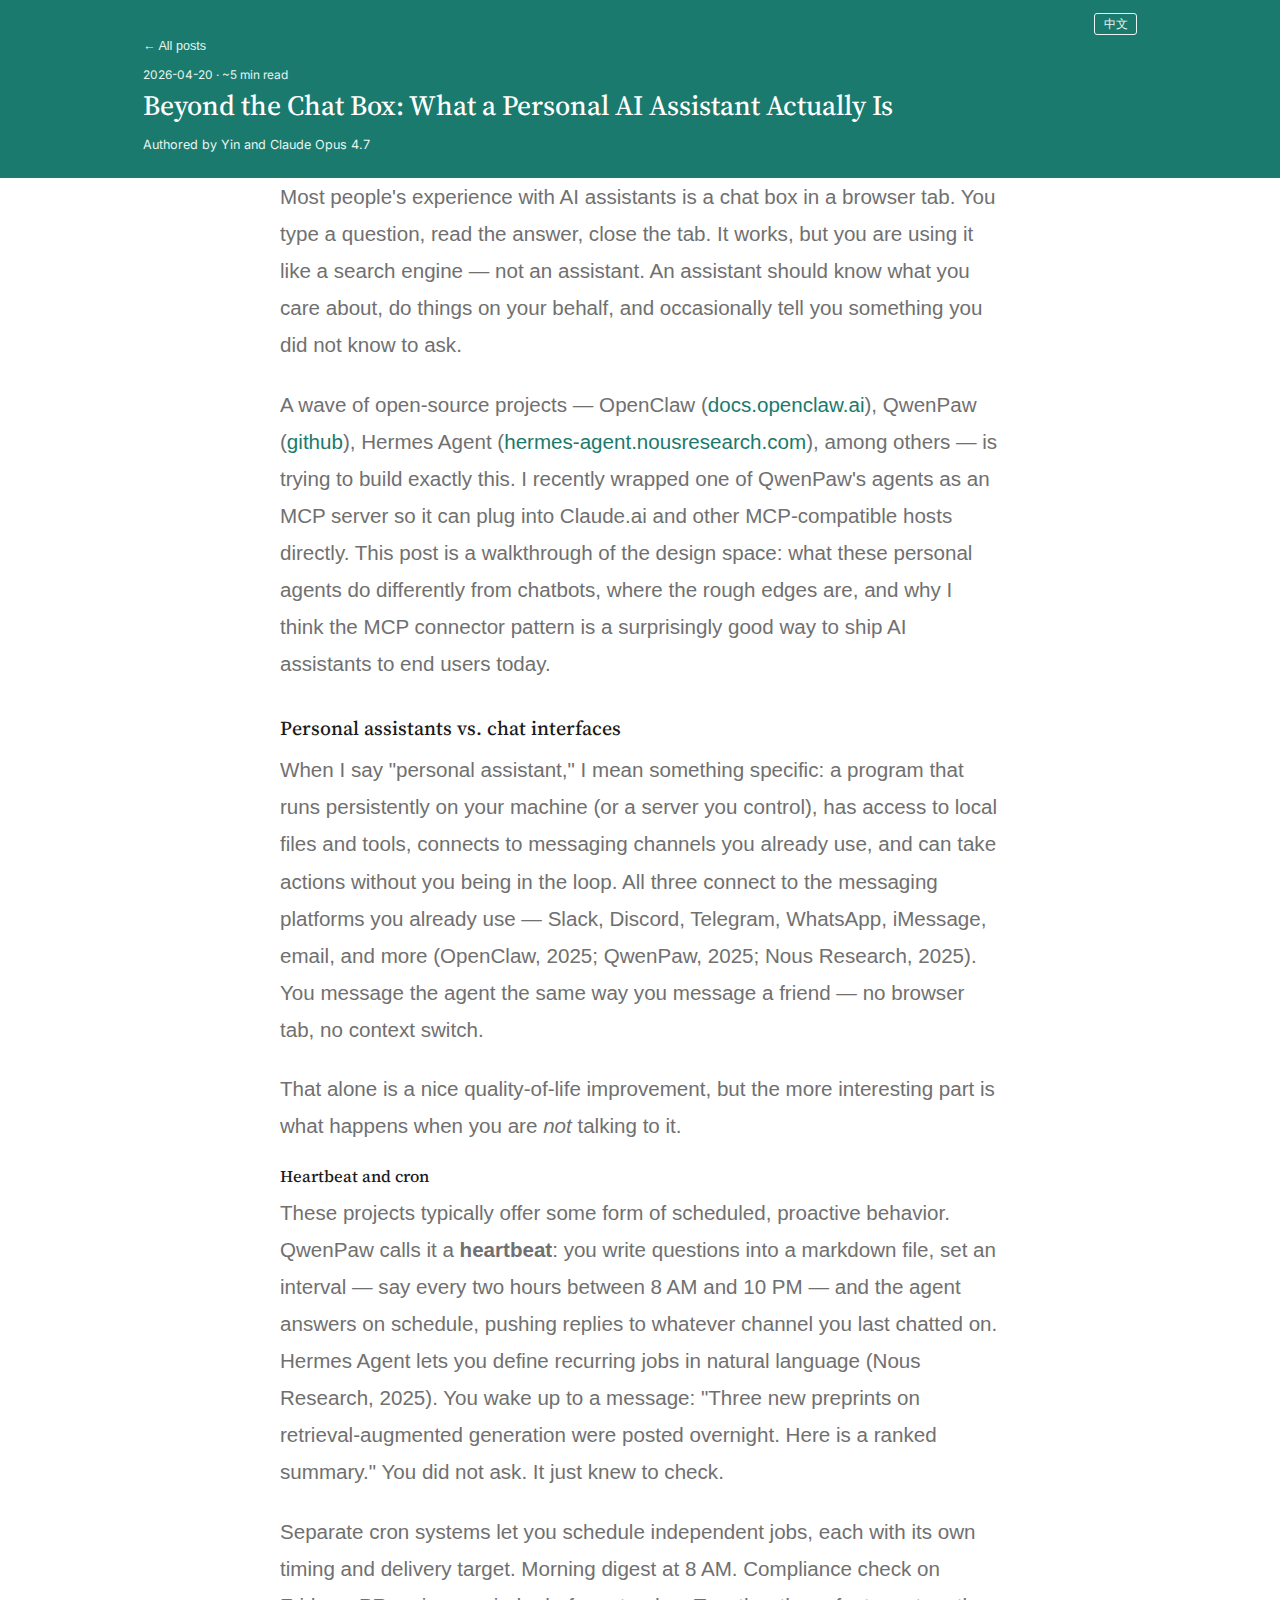
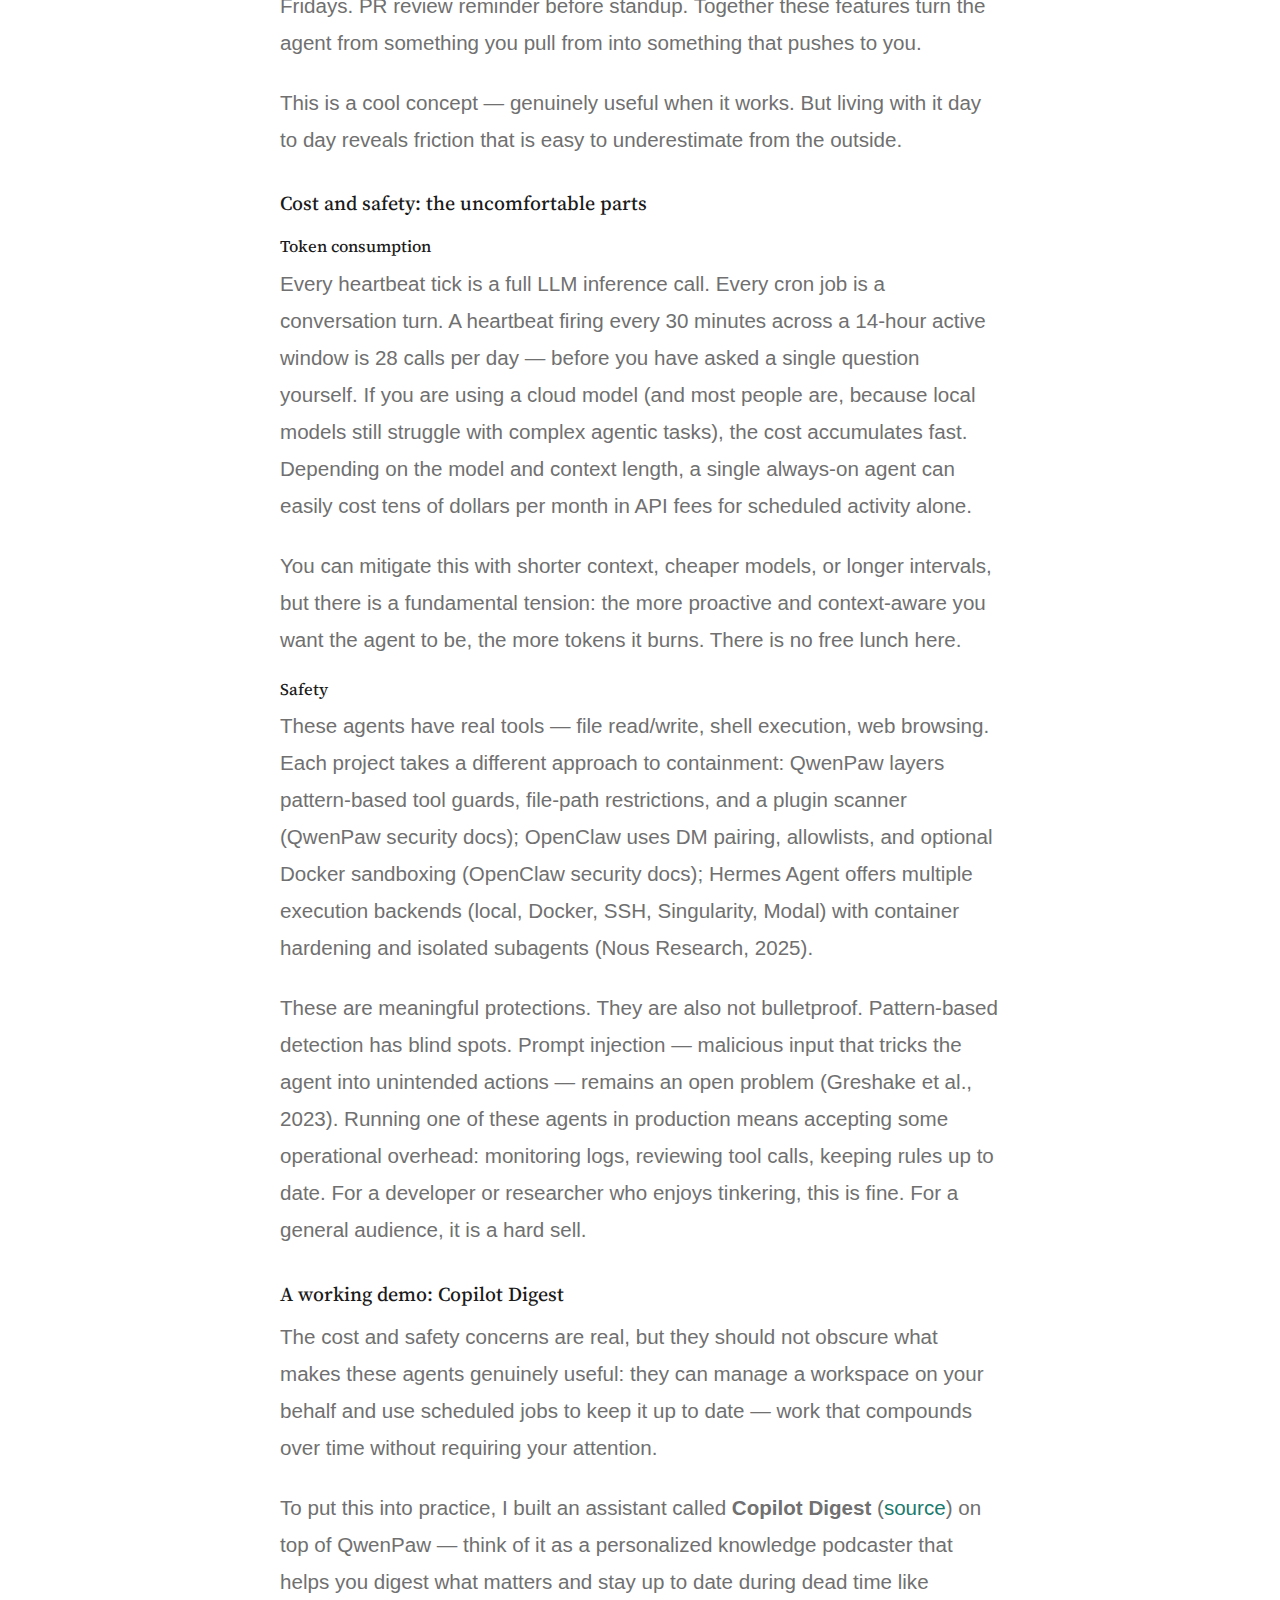
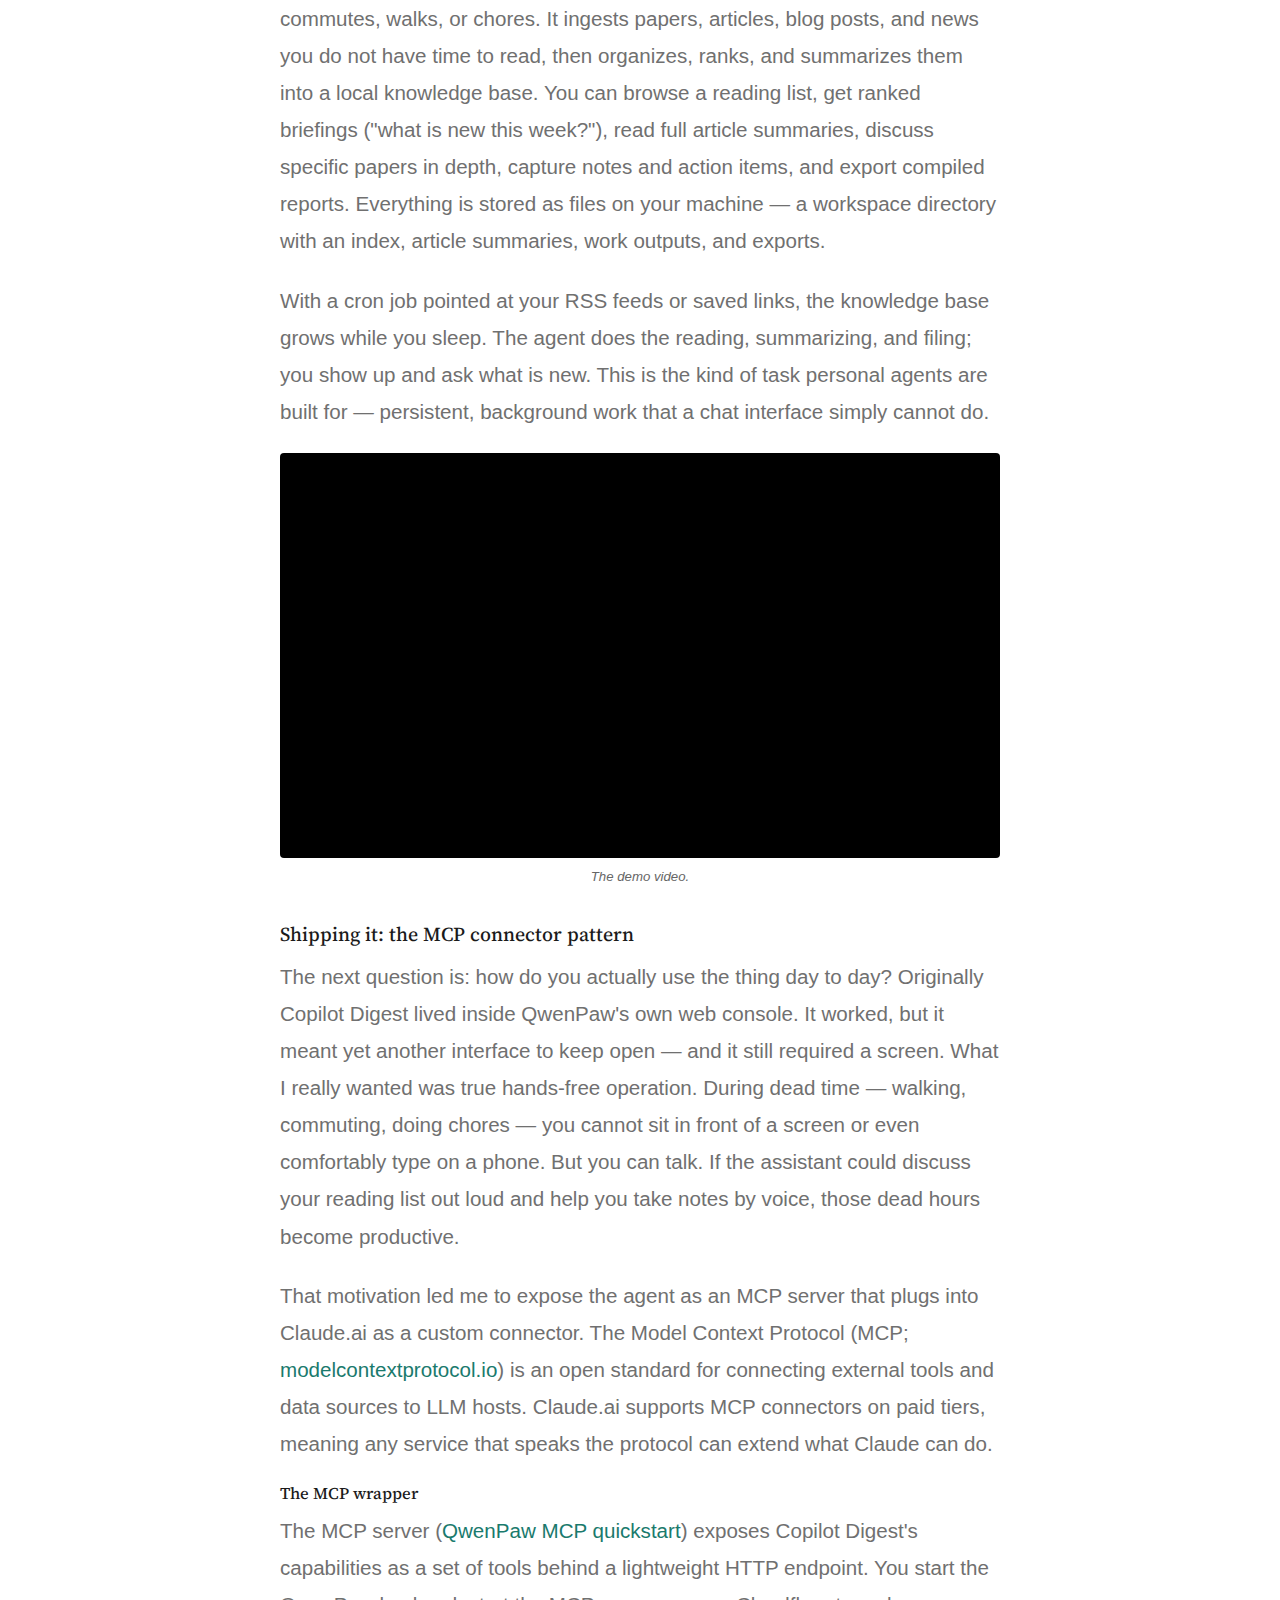
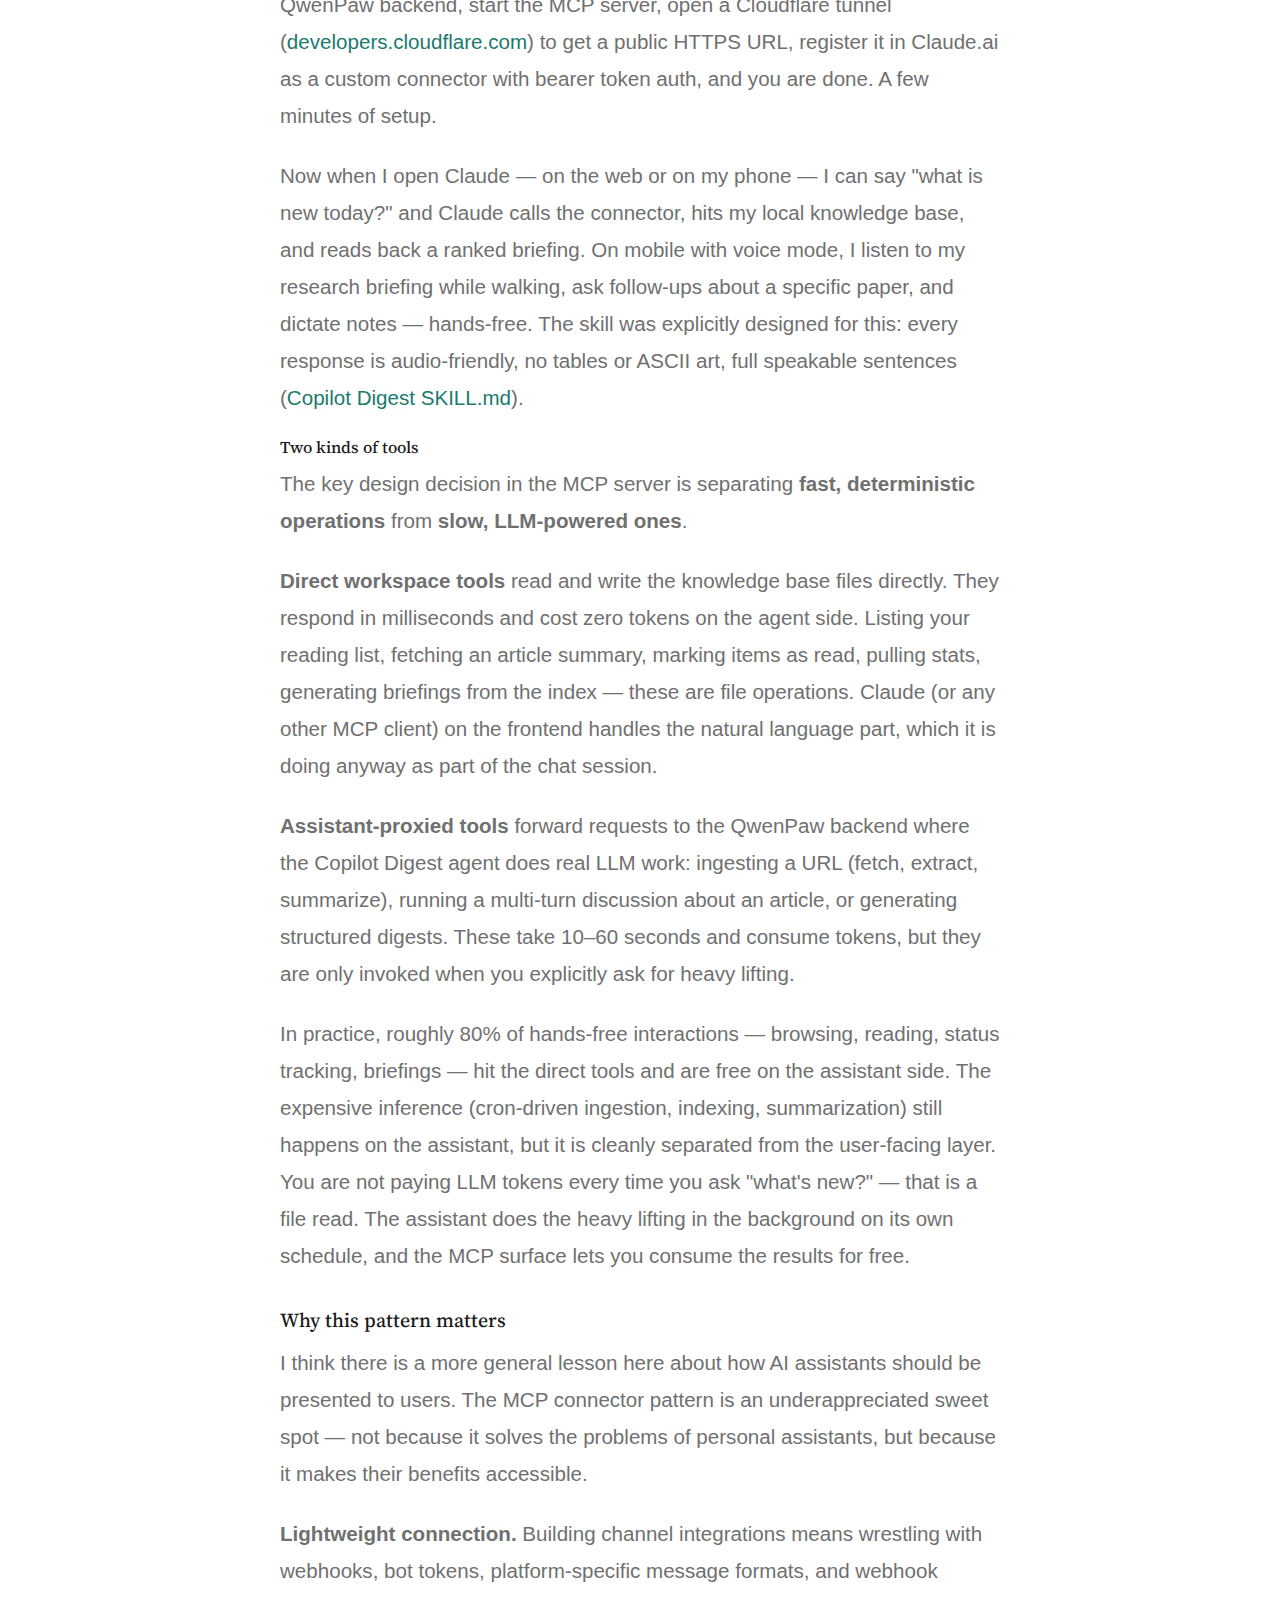
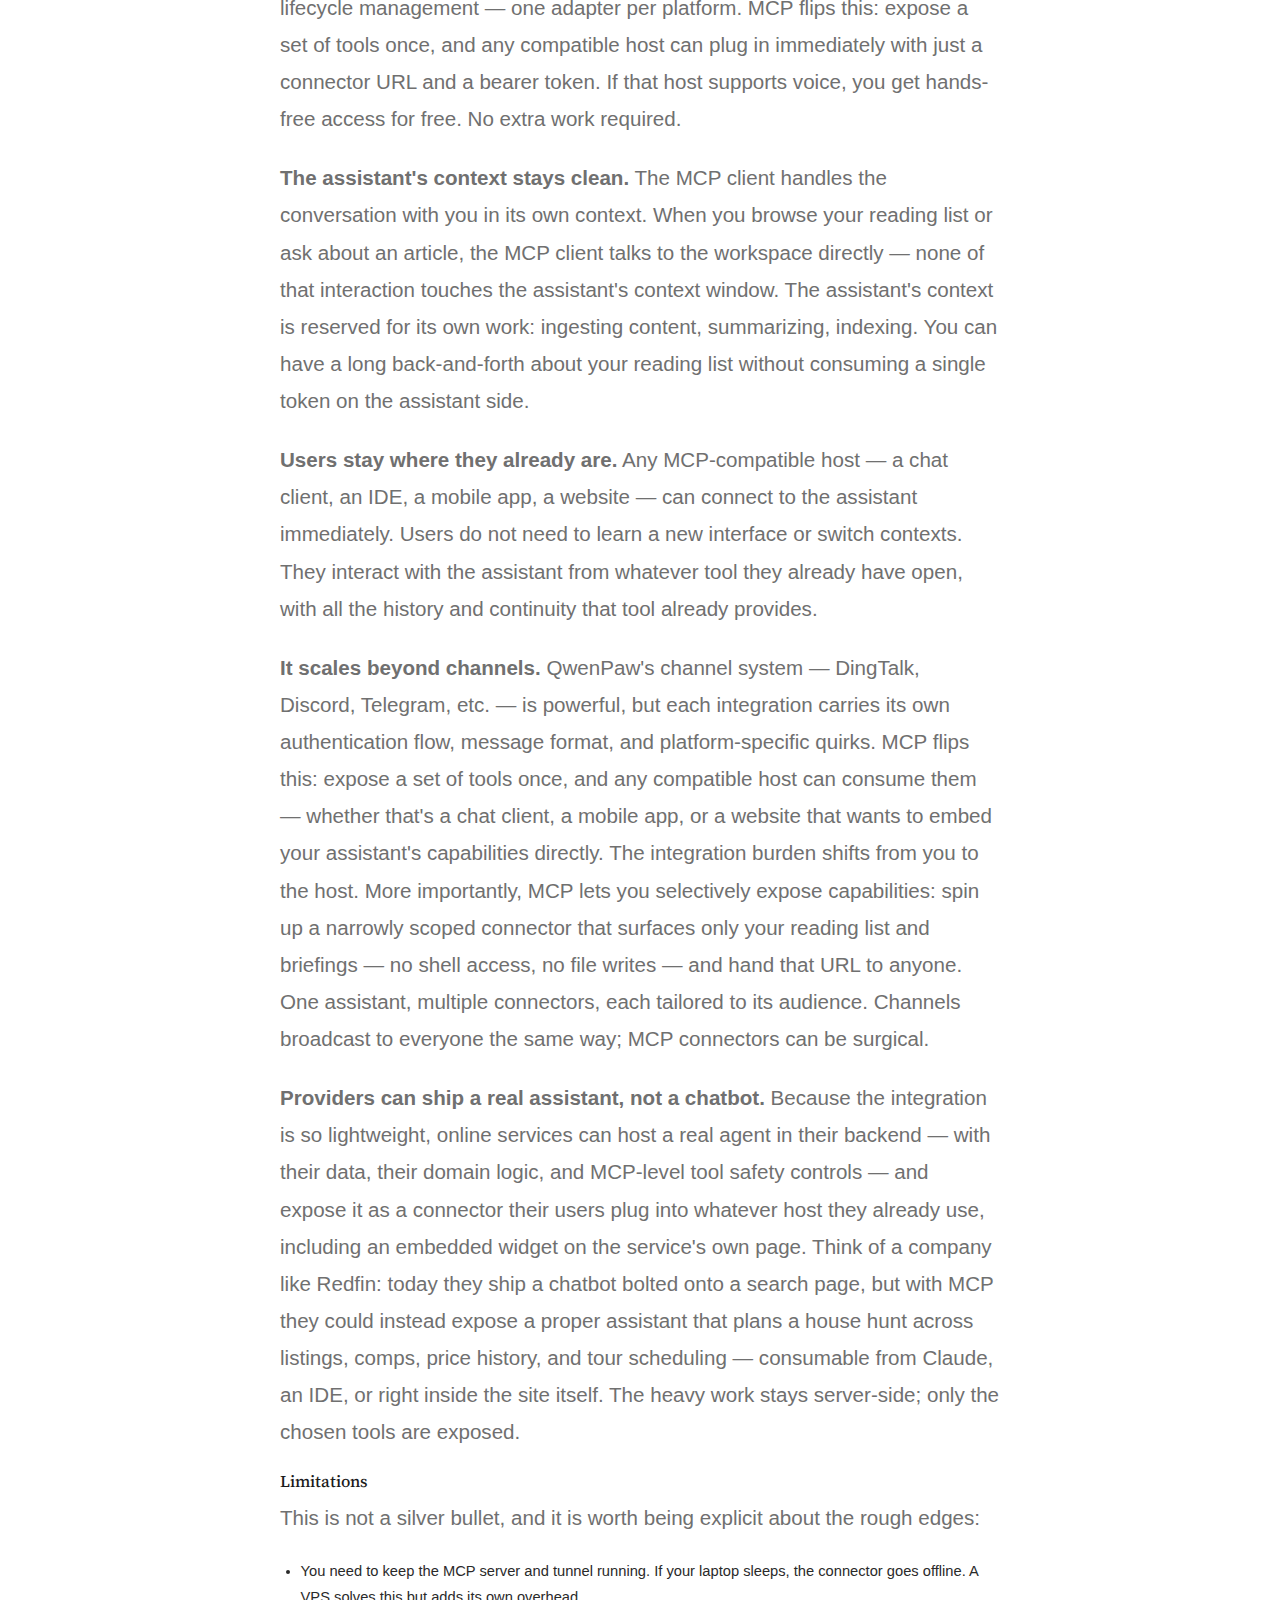
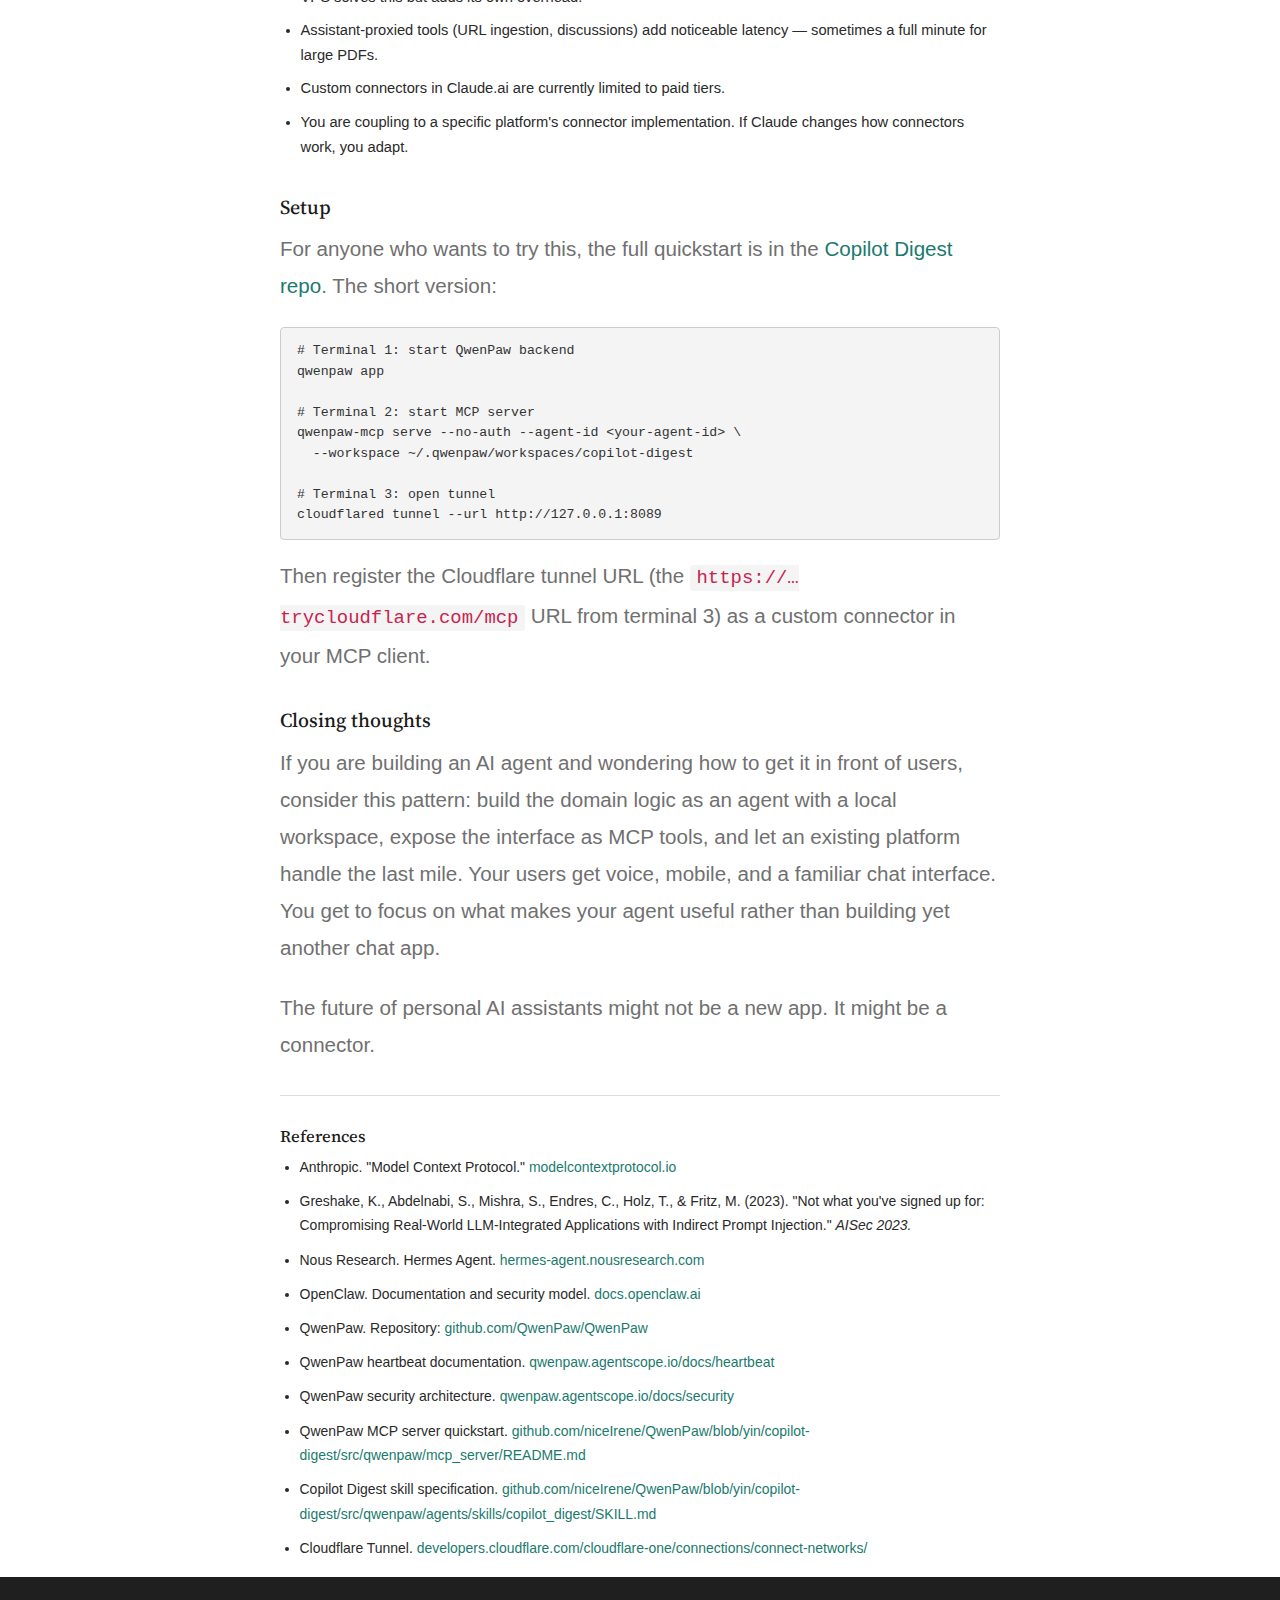
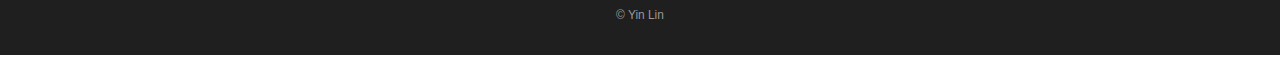
<file: posts/personal-ai-assistant.html>
<!DOCTYPE html>
<html lang="en">
<head>
<title>Beyond the Chat Box: What a Personal AI Assistant Actually Is - Yin Lin</title>
<meta name="viewport" content="width=device-width, initial-scale=1">
<meta http-equiv="Content-Type" content="text/html; charset=utf-8" />
<meta name="description" content="What personal AI agents like QwenPaw, OpenClaw, and Hermes do differently from chatbots, and why the MCP connector pattern is a good way to ship assistants to end users today.">
<link href="../css/bootstrap.css" type="text/css" rel="stylesheet" media="all">
<link href="../css/style.css" type="text/css" rel="stylesheet" media="all">
<link href='//fonts.googleapis.com/css2?family=Inter:wght@300;400;500;600;700&family=Source+Serif+4:wght@400;600;700&display=swap' rel='stylesheet'>
<link rel="icon" href="../images/favicon.ico" />
<style>
	.post-banner { background: #1a7a6d; color: #fff; padding: 2.5em 0 1.5em; }
	.post-back { display: inline-block; margin-bottom: 0.8em; color: #e8f5f1; text-decoration: none; font-size: 0.9em; }
	.post-back:hover { color: #fff; text-decoration: underline; }
	.post-banner .post-date { color: #e8f5f1; font-size: 0.85em; font-family: 'Inter', sans-serif; margin-bottom: 0.4em; }
	.post-banner h1 { color: #fff; font-size: 2em; margin: 0 0 0.4em; font-family: 'Source Serif 4', serif; line-height: 1.25; }
	.post-banner .byline { color: #e8f5f1; font-size: 0.9em; font-family: 'Inter', sans-serif; margin: 0; }
	.lang-toggle { float: right; margin-top: -1.6em; }
	.lang-toggle a { color: #e8f5f1; text-decoration: none; font-size: 0.85em; border: 1px solid #e8f5f1; padding: 0.25em 0.7em; border-radius: 3px; }
	.lang-toggle a:hover { background: #fff; color: #1a7a6d; }
	.post-body { max-width: 720px; margin: 0 auto; font-size: 1.05em; line-height: 1.75; color: #2a2a2a; }
	.post-body p { margin: 0 0 1.1em; }
	.post-body h2 { font-size: 1.35em; margin: 1.8em 0 0.6em; color: #1a1a1a; font-family: 'Source Serif 4', serif; }
	.post-body h3 { font-size: 1.12em; margin: 1.4em 0 0.5em; color: #1a1a1a; font-family: 'Source Serif 4', serif; }
	.post-body a { color: #1a7a6d; }
	.post-body code { background: #f4f4f4; padding: 0.1em 0.35em; border-radius: 3px; font-size: 0.92em; font-family: 'Menlo', 'Consolas', monospace; }
	.post-body pre { background: #f4f4f4; padding: 1em 1.2em; border-radius: 4px; overflow-x: auto; font-size: 0.9em; line-height: 1.55; margin: 0 0 1.3em; }
	.post-body pre code { background: transparent; padding: 0; font-size: inherit; }
	.post-body ul { margin: 0 0 1.2em; padding-left: 1.4em; }
	.post-body li { margin-bottom: 0.5em; }
	.post-body hr { border: none; border-top: 1px solid #ddd; margin: 2.2em 0; }
	.post-body .refs { font-size: 0.95em; }
	.post-body .refs li { margin-bottom: 0.7em; }
	.video-embed { position: relative; padding-bottom: 56.25%; height: 0; overflow: hidden; margin: 1.4em 0 0.5em; border-radius: 4px; background: #000; }
	.video-embed iframe { position: absolute; top: 0; left: 0; width: 100%; height: 100%; border: 0; }
	.video-caption { text-align: center; font-size: 0.9em; color: #666; margin: 0 0 1.5em; font-style: italic; }
</style>
</head>
<body>
	<div class="post-banner">
		<div class="container">
			<a href="../blog.html" class="post-back">&larr; All posts</a>
			<div class="lang-toggle"><a href="personal-ai-assistant-zh.html">中文</a></div>
			<div class="post-date">2026-04-20 · ~5 min read</div>
			<h1>Beyond the Chat Box: What a Personal AI Assistant Actually Is</h1>
			<p class="byline">Authored by Yin and Claude Opus 4.7</p>
		</div>
	</div>

	<div class="section">
		<div class="container">
			<div class="post-body">
				<p>Most people's experience with AI assistants is a chat box in a browser tab. You type a question, read the answer, close the tab. It works, but you are using it like a search engine — not an assistant. An assistant should know what you care about, do things on your behalf, and occasionally tell you something you did not know to ask.</p>

				<p>A wave of open-source projects — OpenClaw (<a href="https://docs.openclaw.ai/">docs.openclaw.ai</a>), QwenPaw (<a href="https://github.com/QwenPaw/QwenPaw">github</a>), Hermes Agent (<a href="https://hermes-agent.nousresearch.com/">hermes-agent.nousresearch.com</a>), among others — is trying to build exactly this. I recently wrapped one of QwenPaw's agents as an MCP server so it can plug into Claude.ai and other MCP-compatible hosts directly. This post is a walkthrough of the design space: what these personal agents do differently from chatbots, where the rough edges are, and why I think the MCP connector pattern is a surprisingly good way to ship AI assistants to end users today.</p>

				<h2>Personal assistants vs. chat interfaces</h2>

				<p>When I say "personal assistant," I mean something specific: a program that runs persistently on your machine (or a server you control), has access to local files and tools, connects to messaging channels you already use, and can take actions without you being in the loop. All three connect to the messaging platforms you already use — Slack, Discord, Telegram, WhatsApp, iMessage, email, and more (OpenClaw, 2025; QwenPaw, 2025; Nous Research, 2025). You message the agent the same way you message a friend — no browser tab, no context switch.</p>

				<p>That alone is a nice quality-of-life improvement, but the more interesting part is what happens when you are <em>not</em> talking to it.</p>

				<h3>Heartbeat and cron</h3>

				<p>These projects typically offer some form of scheduled, proactive behavior. QwenPaw calls it a <strong>heartbeat</strong>: you write questions into a markdown file, set an interval — say every two hours between 8 AM and 10 PM — and the agent answers on schedule, pushing replies to whatever channel you last chatted on. Hermes Agent lets you define recurring jobs in natural language (Nous Research, 2025). You wake up to a message: "Three new preprints on retrieval-augmented generation were posted overnight. Here is a ranked summary." You did not ask. It just knew to check.</p>

				<p>Separate cron systems let you schedule independent jobs, each with its own timing and delivery target. Morning digest at 8 AM. Compliance check on Fridays. PR review reminder before standup. Together these features turn the agent from something you pull from into something that pushes to you.</p>

				<p>This is a cool concept — genuinely useful when it works. But living with it day to day reveals friction that is easy to underestimate from the outside.</p>

				<h2>Cost and safety: the uncomfortable parts</h2>

				<h3>Token consumption</h3>

				<p>Every heartbeat tick is a full LLM inference call. Every cron job is a conversation turn. A heartbeat firing every 30 minutes across a 14-hour active window is 28 calls per day — before you have asked a single question yourself. If you are using a cloud model (and most people are, because local models still struggle with complex agentic tasks), the cost accumulates fast. Depending on the model and context length, a single always-on agent can easily cost tens of dollars per month in API fees for scheduled activity alone.</p>

				<p>You can mitigate this with shorter context, cheaper models, or longer intervals, but there is a fundamental tension: the more proactive and context-aware you want the agent to be, the more tokens it burns. There is no free lunch here.</p>

				<h3>Safety</h3>

				<p>These agents have real tools — file read/write, shell execution, web browsing. Each project takes a different approach to containment: QwenPaw layers pattern-based tool guards, file-path restrictions, and a plugin scanner (QwenPaw security docs); OpenClaw uses DM pairing, allowlists, and optional Docker sandboxing (OpenClaw security docs); Hermes Agent offers multiple execution backends (local, Docker, SSH, Singularity, Modal) with container hardening and isolated subagents (Nous Research, 2025).</p>

				<p>These are meaningful protections. They are also not bulletproof. Pattern-based detection has blind spots. Prompt injection — malicious input that tricks the agent into unintended actions — remains an open problem (Greshake et al., 2023). Running one of these agents in production means accepting some operational overhead: monitoring logs, reviewing tool calls, keeping rules up to date. For a developer or researcher who enjoys tinkering, this is fine. For a general audience, it is a hard sell.</p>

				<h2>A working demo: Copilot Digest</h2>

				<p>The cost and safety concerns are real, but they should not obscure what makes these agents genuinely useful: they can manage a workspace on your behalf and use scheduled jobs to keep it up to date — work that compounds over time without requiring your attention.</p>

				<p>To put this into practice, I built an assistant called <strong>Copilot Digest</strong> (<a href="https://github.com/niceIrene/QwenPaw/tree/yin/copilot-digest">source</a>) on top of QwenPaw — think of it as a personalized knowledge podcaster that helps you digest what matters and stay up to date during dead time like commutes, walks, or chores. It ingests papers, articles, blog posts, and news you do not have time to read, then organizes, ranks, and summarizes them into a local knowledge base. You can browse a reading list, get ranked briefings ("what is new this week?"), read full article summaries, discuss specific papers in depth, capture notes and action items, and export compiled reports. Everything is stored as files on your machine — a workspace directory with an index, article summaries, work outputs, and exports.</p>

				<p>With a cron job pointed at your RSS feeds or saved links, the knowledge base grows while you sleep. The agent does the reading, summarizing, and filing; you show up and ask what is new. This is the kind of task personal agents are built for — persistent, background work that a chat interface simply cannot do.</p>

				<div class="video-embed">
					<iframe src="https://www.youtube.com/embed/JxaHM2HpDZo" title="Copilot Digest demo video" allow="accelerometer; autoplay; clipboard-write; encrypted-media; gyroscope; picture-in-picture; web-share" allowfullscreen></iframe>
				</div>
				<p class="video-caption">The demo video.</p>

				<h2>Shipping it: the MCP connector pattern</h2>

				<p>The next question is: how do you actually use the thing day to day? Originally Copilot Digest lived inside QwenPaw's own web console. It worked, but it meant yet another interface to keep open — and it still required a screen. What I really wanted was true hands-free operation. During dead time — walking, commuting, doing chores — you cannot sit in front of a screen or even comfortably type on a phone. But you can talk. If the assistant could discuss your reading list out loud and help you take notes by voice, those dead hours become productive.</p>

				<p>That motivation led me to expose the agent as an MCP server that plugs into Claude.ai as a custom connector. The Model Context Protocol (MCP; <a href="https://modelcontextprotocol.io/">modelcontextprotocol.io</a>) is an open standard for connecting external tools and data sources to LLM hosts. Claude.ai supports MCP connectors on paid tiers, meaning any service that speaks the protocol can extend what Claude can do.</p>

				<h3>The MCP wrapper</h3>

				<p>The MCP server (<a href="https://github.com/niceIrene/QwenPaw/blob/yin/copilot-digest/src/qwenpaw/mcp_server/README.md">QwenPaw MCP quickstart</a>) exposes Copilot Digest's capabilities as a set of tools behind a lightweight HTTP endpoint. You start the QwenPaw backend, start the MCP server, open a Cloudflare tunnel (<a href="https://developers.cloudflare.com/cloudflare-one/connections/connect-networks/">developers.cloudflare.com</a>) to get a public HTTPS URL, register it in Claude.ai as a custom connector with bearer token auth, and you are done. A few minutes of setup.</p>

				<p>Now when I open Claude — on the web or on my phone — I can say "what is new today?" and Claude calls the connector, hits my local knowledge base, and reads back a ranked briefing. On mobile with voice mode, I listen to my research briefing while walking, ask follow-ups about a specific paper, and dictate notes — hands-free. The skill was explicitly designed for this: every response is audio-friendly, no tables or ASCII art, full speakable sentences (<a href="https://github.com/niceIrene/QwenPaw/blob/yin/copilot-digest/src/qwenpaw/agents/skills/copilot_digest/SKILL.md">Copilot Digest SKILL.md</a>).</p>

				<h3>Two kinds of tools</h3>

				<p>The key design decision in the MCP server is separating <strong>fast, deterministic operations</strong> from <strong>slow, LLM-powered ones</strong>.</p>

				<p><strong>Direct workspace tools</strong> read and write the knowledge base files directly. They respond in milliseconds and cost zero tokens on the agent side. Listing your reading list, fetching an article summary, marking items as read, pulling stats, generating briefings from the index — these are file operations. Claude (or any other MCP client) on the frontend handles the natural language part, which it is doing anyway as part of the chat session.</p>

				<p><strong>Assistant-proxied tools</strong> forward requests to the QwenPaw backend where the Copilot Digest agent does real LLM work: ingesting a URL (fetch, extract, summarize), running a multi-turn discussion about an article, or generating structured digests. These take 10–60 seconds and consume tokens, but they are only invoked when you explicitly ask for heavy lifting.</p>

				<p>In practice, roughly 80% of hands-free interactions — browsing, reading, status tracking, briefings — hit the direct tools and are free on the assistant side. The expensive inference (cron-driven ingestion, indexing, summarization) still happens on the assistant, but it is cleanly separated from the user-facing layer. You are not paying LLM tokens every time you ask "what's new?" — that is a file read. The assistant does the heavy lifting in the background on its own schedule, and the MCP surface lets you consume the results for free.</p>

				<h2>Why this pattern matters</h2>

				<p>I think there is a more general lesson here about how AI assistants should be presented to users. The MCP connector pattern is an underappreciated sweet spot — not because it solves the problems of personal assistants, but because it makes their benefits accessible.</p>

				<p><strong>Lightweight connection.</strong> Building channel integrations means wrestling with webhooks, bot tokens, platform-specific message formats, and webhook lifecycle management — one adapter per platform. MCP flips this: expose a set of tools once, and any compatible host can plug in immediately with just a connector URL and a bearer token. If that host supports voice, you get hands-free access for free. No extra work required.</p>

				<p><strong>The assistant's context stays clean.</strong> The MCP client handles the conversation with you in its own context. When you browse your reading list or ask about an article, the MCP client talks to the workspace directly — none of that interaction touches the assistant's context window. The assistant's context is reserved for its own work: ingesting content, summarizing, indexing. You can have a long back-and-forth about your reading list without consuming a single token on the assistant side.</p>

				<p><strong>Users stay where they already are.</strong> Any MCP-compatible host — a chat client, an IDE, a mobile app, a website — can connect to the assistant immediately. Users do not need to learn a new interface or switch contexts. They interact with the assistant from whatever tool they already have open, with all the history and continuity that tool already provides.</p>

				<p><strong>It scales beyond channels.</strong> QwenPaw's channel system — DingTalk, Discord, Telegram, etc. — is powerful, but each integration carries its own authentication flow, message format, and platform-specific quirks. MCP flips this: expose a set of tools once, and any compatible host can consume them — whether that's a chat client, a mobile app, or a website that wants to embed your assistant's capabilities directly. The integration burden shifts from you to the host. More importantly, MCP lets you selectively expose capabilities: spin up a narrowly scoped connector that surfaces only your reading list and briefings — no shell access, no file writes — and hand that URL to anyone. One assistant, multiple connectors, each tailored to its audience. Channels broadcast to everyone the same way; MCP connectors can be surgical.</p>

				<p><strong>Providers can ship a real assistant, not a chatbot.</strong> Because the integration is so lightweight, online services can host a real agent in their backend — with their data, their domain logic, and MCP-level tool safety controls — and expose it as a connector their users plug into whatever host they already use, including an embedded widget on the service's own page. Think of a company like Redfin: today they ship a chatbot bolted onto a search page, but with MCP they could instead expose a proper assistant that plans a house hunt across listings, comps, price history, and tour scheduling — consumable from Claude, an IDE, or right inside the site itself. The heavy work stays server-side; only the chosen tools are exposed.</p>

				<h3>Limitations</h3>

				<p>This is not a silver bullet, and it is worth being explicit about the rough edges:</p>

				<ul>
					<li>You need to keep the MCP server and tunnel running. If your laptop sleeps, the connector goes offline. A VPS solves this but adds its own overhead.</li>
					<li>Assistant-proxied tools (URL ingestion, discussions) add noticeable latency — sometimes a full minute for large PDFs.</li>
					<li>Custom connectors in Claude.ai are currently limited to paid tiers.</li>
					<li>You are coupling to a specific platform's connector implementation. If Claude changes how connectors work, you adapt.</li>
				</ul>

				<h2>Setup</h2>

				<p>For anyone who wants to try this, the full quickstart is in the <a href="https://github.com/niceIrene/QwenPaw/tree/yin/copilot-digest">Copilot Digest repo</a>. The short version:</p>

<pre><code># Terminal 1: start QwenPaw backend
qwenpaw app

# Terminal 2: start MCP server
qwenpaw-mcp serve --no-auth --agent-id &lt;your-agent-id&gt; \
  --workspace ~/.qwenpaw/workspaces/copilot-digest

# Terminal 3: open tunnel
cloudflared tunnel --url http://127.0.0.1:8089
</code></pre>

				<p>Then register the Cloudflare tunnel URL (the <code>https://…trycloudflare.com/mcp</code> URL from terminal 3) as a custom connector in your MCP client.</p>

				<h2>Closing thoughts</h2>

				<p>If you are building an AI agent and wondering how to get it in front of users, consider this pattern: build the domain logic as an agent with a local workspace, expose the interface as MCP tools, and let an existing platform handle the last mile. Your users get voice, mobile, and a familiar chat interface. You get to focus on what makes your agent useful rather than building yet another chat app.</p>

				<p>The future of personal AI assistants might not be a new app. It might be a connector.</p>

				<hr />

				<h3>References</h3>

				<ul class="refs">
					<li>Anthropic. "Model Context Protocol." <a href="https://modelcontextprotocol.io/">modelcontextprotocol.io</a></li>
					<li>Greshake, K., Abdelnabi, S., Mishra, S., Endres, C., Holz, T., &amp; Fritz, M. (2023). "Not what you've signed up for: Compromising Real-World LLM-Integrated Applications with Indirect Prompt Injection." <em>AISec 2023.</em></li>
					<li>Nous Research. Hermes Agent. <a href="https://hermes-agent.nousresearch.com/">hermes-agent.nousresearch.com</a></li>
					<li>OpenClaw. Documentation and security model. <a href="https://docs.openclaw.ai/">docs.openclaw.ai</a></li>
					<li>QwenPaw. Repository: <a href="https://github.com/QwenPaw/QwenPaw">github.com/QwenPaw/QwenPaw</a></li>
					<li>QwenPaw heartbeat documentation. <a href="https://qwenpaw.agentscope.io/docs/heartbeat">qwenpaw.agentscope.io/docs/heartbeat</a></li>
					<li>QwenPaw security architecture. <a href="https://qwenpaw.agentscope.io/docs/security">qwenpaw.agentscope.io/docs/security</a></li>
					<li>QwenPaw MCP server quickstart. <a href="https://github.com/niceIrene/QwenPaw/blob/yin/copilot-digest/src/qwenpaw/mcp_server/README.md">github.com/niceIrene/QwenPaw/blob/yin/copilot-digest/src/qwenpaw/mcp_server/README.md</a></li>
					<li>Copilot Digest skill specification. <a href="https://github.com/niceIrene/QwenPaw/blob/yin/copilot-digest/src/qwenpaw/agents/skills/copilot_digest/SKILL.md">github.com/niceIrene/QwenPaw/blob/yin/copilot-digest/src/qwenpaw/agents/skills/copilot_digest/SKILL.md</a></li>
					<li>Cloudflare Tunnel. <a href="https://developers.cloudflare.com/cloudflare-one/connections/connect-networks/">developers.cloudflare.com/cloudflare-one/connections/connect-networks/</a></li>
				</ul>
			</div>
		</div>
	</div>

	<div class="footer">
		<div class="container">
			<div class="footer-inner">
				<p style="text-align:center;color:#999;font-size:0.85em;margin:0;">&copy; Yin Lin</p>
			</div>
		</div>
	</div>

	<script src="../js/jquery-1.11.1.min.js"></script>
	<script src="../js/bootstrap.js"></script>
</body>
</html>
</file>
<file: css/style.css>
/*--
Author: W3layouts
Author URL: http://w3layouts.com
License: Creative Commons Attribution 3.0 Unported
License URL: http://creativecommons.org/licenses/by/3.0/
--*/
body{
	margin:0;
	height=80%;
	width=80%;
	font-family: 'Roboto Condensed', sans-serif;
	background: #fff;
}
body a{
	transition: 0.5s all;
	-webkit-transition: 0.5s all;
	-moz-transition: 0.5s all;
	-o-transition: 0.5s all;
	-ms-transition: 0.5s all;
	text-decoration:none;
}
h1,h2,h3,h4,h5,h6{
	margin:0;	
	font-family: 'Overlock', cursive;
}
p{
	margin:0;
}
ul,label{
	margin:0;
	padding:0;
}
body a:hover{
	text-decoration:none;
}
/*--baner--*/
.container{
	width: 80%;
	width: 80%;
}
.banner {
	background:url(../images/a.jpg)no-repeat center 0px;
	-webkit-background-size:cover;
	background-size:cover;
	-moz-background-size:cover;
	position: relative;
}
.banner-info{
	background: url(../images/dott.png)repeat 0px 0px;
	padding: 4em 0;
}
.header-left img {
    width: 65%;
    border: 5px solid rgba(255, 255, 255, 0.68);
}
.header-right {
    padding-left: 3em;
}
.header-right h1 {
    font-size: 2.3em;
    color: #fff;
    margin: 0.5em 0 0;
}
.header-right h2 {
    font-size: 1.2em;
    color: #000;
    background: #F3E000;
    display: inline-block;
    padding: .5em 1.5em;
    position: relative;
}
.header-right h2:before {
    width: 0;
    height: 0;
    position: absolute;
    content: '';
    bottom: -9px;
    left: 12px;
    border-style: solid;
    border-width: 10px 10px 0 10px;
    border-color: #F3E000 transparent transparent transparent;
}
.header-right h6 {
    font-size: 1.1em;
    color: #F7F7F7;
    margin-top: 0.8em;
    letter-spacing: 6px;
}
ul.address {
    margin-top: 2em;
    border-top: 1px solid #AFAFAF;
    padding-top: 0.5em;
}
ul.address li {
    display: block;
}
ul.address li ul.address-text li {
    display: inline-block;
    font-size: 1.2em;
    color: #ffffff;
    margin-top: 1em;
	font-weight: 100;
}
ul.address li ul.address-text li:nth-child(1){
	width: 20%;
}
ul.address li ul.address-text li a {
    color: #ffffff;
	text-decoration:none;
}
ul.address li ul.address-text li a:hover{
    color: #ffffff;
}
/*--//banner-top--*/
/*--top-nav--*/
.top-nav {
    background: #008B8B;
}
.nav > li {
    display: inline-block;
}
ul.nav.navbar {
    margin: 0;
    text-align: center;
}
ul.nav.navbar li a {
    color: #fff;
    padding: 1em 1em;
    font-size: 1.2em;
    font-family: 'Overlock', cursive;
}
ul.nav.navbar li a:hover,ul.nav.navbar li a.active,ul.nav.navbar li a:focus{
    color: #008B8B;
    background: #fff;
	-webkit-transform: scale(0.8);
	-moz-transform: scale(0.8);
    transform: scale(0.8);
	-o-transform: scale(0.8);
	-ms-transform: scale(0.8);
}
/*--//top-nav--*/
/*--about--*/
.about,.work,.education,.skills,.portfolio,.contact{
	padding:6em 0;
}
h3.title {
    font-size: 2.0em;
    text-align: center;
    color: #008B8B;
    border-bottom: 4px double rgba(247, 197, 106, 0.35);
    padding-bottom: 0.2em;
	margin-bottom: 1em;
}
p {
    font-size: 1.4em;
    color: #707070;
    line-height: 1.8em;
}
.about-right {
    padding-left: 5em;
}
.about-right ul {
    border: 3px double #008B8B;
    padding: 1em 2em;
}
.about-right h5 {
    font-size: 2em;
    text-align: center;
    color: #008B8B;
}
.about-right ul li {
    display: block;
    color: #999;
    margin: 1em 0;
	font-size:1em;
}
.about-right ul li span.glyphicon {
    font-size: 0.6em;
	margin-right: 6px;
}
/*--//about--*/
/*--work--*/
.work {
    background: #000;
}
.work-left {
    text-align: right;
    padding: 3em 5em 0 0;
}
.work-right {
    border-left: 1px solid #999;
    padding: 2.5em 0 2em 6em;
}
.work-info h4 {
    font-size: 1.2em;
    background: darkcyan;
    display: inline-block;
    padding: .6em 1.2em;
    color: #fff;
	position:relative;
}
.work-info h4:before {
    width: 0;
    height: 0;
    position: absolute;
	/*-- w3layouts --*/
    content: '';
    top: 9px;
    right: -14px;
    border-style: solid;
    border-width: 10px 0 10px 16px;
    border-color: transparent transparent transparent rgb(0, 139, 139);
}
.work-info h5 {
    font-size: 1.3em;
    color: #F7E612;
    margin-bottom: .5em;
    border: 1px solid #F7E612;
    display: inline-block;
    padding: 0 1.2em;
}
.work-info h5 span.glyphicon {
    font-size: 0.9em;
    color: #fff;
    background: #008B8B;
    padding: 1em;
    -webkit-border-radius: 70%;
    -moz-border-radius: 70%;
    border-radius: 70%;
    -webkit-transition: .5s all;
    -moz-transition: .5s all;
    transition: .5s all;
    -webkit-transform: scale(1);
    -moz-transform: scale(1);
    transform: scale(1);
    -o-transform: scale(1);
    -ms-transform: scale(1);
}
.work-right h5 span.glyphicon {
    margin-right: 5em;
    margin-left: -8em;
}
.work-left2 h5 span.glyphicon {
    margin-left: 4em;
    margin-right: -7.3em;
    z-index: 9;
}
.work-right.work-right2 {
    min-height: 210px;
    float: right;
}
.work-right.work-right2 h4:before {
    left: -14px;
	-webkit-transform: rotate(180deg);
	-moz-transform: rotate(180deg);
	/*-- agileits --*/
    transform: rotate(180deg);
	-o-transform: rotate(180deg);
	-ms-transform: rotate(180deg);
}
.work-right.work-right2 h4 {
    margin-top: 0.8em;
}
.work-info:hover h5 span.glyphicon {
    color: #F7E612;
	-webkit-transform: scale(1.2);
	-moz-transform: scale(1.2);
    transform: scale(1.2);
	-o-transform: scale(1.2);
	-ms-transform: scale(1.2);
}
/*--//work--*/
/*--education--*/
.education .work-info h5 {
    color: #000;
}
/*--//education--*/
/*--skills--*/
.skills{
	background:#000;
}
.bar-grids {
    padding: 0 4em;
}
.progress {
    height: 10px;
    margin-bottom: 2.2em;
    background-color: #2F2C06;
}
.progress-bar { 
    background-color: #766E04;
}
.bar-grids h6 {
    font-size: 1.1em;
    color: #fff;
    margin-bottom: 0.6em;
}
.bar-grids h6 span {
    float: right;
    font-size: 0.9em;
}
/*--//skills--*/
/*--portfolio--*/
/*--SAP--*/
ul.resp-tabs-list {  
/*-- w3layouts --*/
background: #F7E612;
}
.sap_tabs{
	clear:both;
	padding: 0;
}
.tab_box{
	background:#fd926d;
	padding: 2em;
}
.top1{
	margin-top: 2%;
}
.resp-tabs-list {
    list-style: none;
    margin: 0 auto 3em;
    text-align: center;
}
.resp-tab-item {
    color: #000;
    font-size: 1.2em;
    cursor: pointer;
    display: inline-block;
    list-style: none;
    outline: none;
    -webkit-transition: all 0.5s;
    -moz-transition: all 0.5s;
    -ms-transition: all 0.5s;
    -o-transition: all 0.5s;
    transition: all 0.5s;
    padding: 0.8em 2em;
    font-weight: 400;
	position:relative;
}
.resp-tab-item:hover{
    color: #1D9898;
}
.resp-tab-active,.resp-tab-active:hover{
    text-shadow: none;
    color: #fff;
    background: #1D9898;
}
.resp-tab-active:before {
    width: 0;
    height: 0;
    position: absolute;
    content: '';
    bottom: -7px;
    left: 41%;
	/*-- agileits --*/
    border-style: solid;
    border-width: 7px 7px 0 7px;
    border-color: #1D9898 transparent transparent transparent;
}
.resp-tabs-container {
	padding: 0px;
	clear: left;	
}
h2.resp-accordion {
	cursor: pointer;
	padding: 5px;
	display: none;
}
.resp-tab-content {
	display: none;
}
.resp-content-active, .resp-accordion-active {
   display: block;
}
/*--//SAP--*/
/*--img-hover--*/
.portfolio-grids {
    margin-top: 2em;
}
.grid {
	position: relative;
	overflow:hidden;
	background: #000;
}
.grid img {
	opacity: 0.8;
}
.grid .figcaption {
    padding: 2em 2.5em;
    color: #fff;
    -webkit-backface-visibility: hidden;
    backface-visibility: hidden;
}
.grid .figcaption::before,
.grid .figcaption::after {
	pointer-events: none;
}

.grid .figcaption{
	position: absolute;
	top: 0;
	left: 0;
	width: 100%;
	height: 100%;
}

/* Anchor will cover the whole item by default */

.grid img {
	max-width: none;
	width: 100%;
	width: -webkit-calc(100% + 20px);
	width: calc(100% + 20px);
	-webkit-transition: opacity 0.35s, -webkit-transform 0.35s;
	-moz-transition: opacity 0.35s, -moz-transform 0.35s;
	transition: opacity 0.35s, transform 0.35s;
	-webkit-transform: translate3d(-10px,0,0);
	-moz-transform: translate3d(-10px,0,0);
	transform: translate3d(-10px,0,0);
	-o-transform: translate3d(-10px,0,0);
	-ms-transform: translate3d(-10px,0,0);
	-webkit-backface-visibility: hidden;
	backface-visibility: hidden;
}
.grid:hover img {
	-moz-opacity: 0.5;
	opacity: 0.5;
	-webkit-transform: translate3d(0,0,0);
	-moz-transform: translate3d(0,0,0);
	transform: translate3d(0,0,0);
	-o-transform: translate3d(0,0,0);
	-ms-transform: translate3d(0,0,0);	
}
.grid .figcaption {
	text-align: left;
}
.grid h3 {
    position: relative;
    overflow: hidden;
    padding: 0.5em 0;
	-moz-opacity: 0;
    opacity: 0;
    text-transform: uppercase;
    font-size: 2em;
    color: #fff;
}
.grid h3 span {
    font-weight: 800;
    margin-left: 5px;
}
.grid h3::after {
	position: absolute;
	bottom: 0;
	left: 0;
	width: 100%;
	height: 2px;
	background: #fff;
	content: '';
	-webkit-transition: -webkit-transform 0.35s;
	-moz-transition: transform 0.35s;
	transition: transform 0.35s;
	-webkit-transform: translate3d(-100%,0,0);
	-moz-transform: translate3d(-100%,0,0);
	transform: translate3d(-100%,0,0);
	-o-transform: translate3d(-100%,0,0);
	-ms-transform: translate3d(-100%,0,0);
}
.grid:hover h3::after {
	-webkit-transform: translate3d(0,0,0);
	-moz-transform: translate3d(0,0,0);
	transform: translate3d(0,0,0);
	-o-transform: translate3d(0,0,0);
	-ms-transform: translate3d(0,0,0);
}
.grid:hover h3 {
	-moz-opacity:1;
	opacity:1;
}
.grid p {
    padding: 1em 0 0;
	-moz-opacity:1;
    opacity: 0;
    -webkit-transition: opacity 0.35s, -webkit-transform 0.35s;
	-moz-transition: opacity 0.35s, transform 0.35s;
    transition: opacity 0.35s, transform 0.35s;
    -webkit-transform: translate3d(100%,0,0);
	-moz-transform: translate3d(100%,0,0);
    transform: translate3d(100%,0,0);
	-o-transform: translate3d(100%,0,0);
	-ms-transform: translate3d(100%,0,0);
    color: #fff;
    letter-spacing: 2px;
}
.grid:hover p {
	-moz-opacity: 1;
	opacity: 1;
	-webkit-transform: translate3d(0,0,0);
	-moz-transform: translate3d(0,0,0);
	transform: translate3d(0,0,0);
	-o-transform: translate3d(0,0,0);
	-ms-transform: translate3d(0,0,0);
}
/*--//portfolio--*/
/*--contact--*/
.contact{
	background:#000;
}
.contact-left iframe {
    width: 100%;
    min-height: 29.5em;
    border: none;
}
.contact-form h5 {
    font-size: 2em;
    color: #333;
}
.address-left {
    float: left;
    width: 41%;
	position: relative;
}
.address-right {
    float: right;
    width: 46%;
}
.contact p {
    color: #fff;
    font-weight: 300;
}
.contact p a {
    color: #fff;
}
.contact p a:hover{
    color: #F7E612;
}
.address-left:after {
    content: '';
    width: 1px;
    height: 100%;
    background: #ccc;
    position: absolute;
    top: 0;
    right: -17px;
}
.contact-form input[type="text"] {
    width: 49%;
    color: #fff;
    background: none;
    outline: none;
    font-size: 1em;
    padding: .8em 1em;
    border: 1px solid #8C8C8C;
    -webkit-appearance: none;
    display: inline-block;
}
.contact-form input[type="text"].email {
    margin: 3em 0 1em 0.5em;
}
.contact-form input[type="text"].phone {
    width: 100%;
    margin-bottom: 1em;
}
.contact-form textarea {
    width: 100%;
    background: none;
    color: #fff;
    font-size: 1em;
    outline: none;
    padding: .8em 1em;
    border: 1px solid #8C8C8C;
    min-height: 10em;
    -webkit-appearance: none;
}
.contact-form input[type="submit"] {
    outline: none;
    color: #fff;
    padding: 0.6em 1em;
    font-size: 1.1em;
    margin: 1em 0 0 0;
    -webkit-appearance: none;
    background: #008B8B;
    border: 2px solid #008B8B;
    transition: 0.5s all;
    -webkit-transition: 0.5s all;
    transition: 0.5s all;
    -moz-transition: 0.5s all;
    width: 100%;
}
.contact-form input[type="submit"]:hover {
    background: none;
    color: #008B8B;
}
::-webkit-input-placeholder {
	color:#fff !important;
}

:-moz-placeholder { /* Firefox 18- */
	color:#fff !important; 
}

::-moz-placeholder {  /* Firefox 19+ */
	color:#fff !important;
}

:-ms-input-placeholder {  
	color:#fff !important;
}
/*--//contact--*/
/*--footer--*/
.footer {
    padding: 2em 0;
    text-align: center;
    background: #1F1F1F;
}
.footer p {
    color: #fff;
	font-size: 1.1em;
}
.footer p a{
    color: #F7E612;
}
.footer p a:hover{
    color: #fff;
}
/*--//footer--*/
/*--slider-up-arrow--*/
#toTop {
	display: none;
	text-decoration: none;
	position: fixed;
	bottom: 3%;
	right: 3%;
	overflow: hidden;
	width: 32px;
	height: 32px;
	border: none;
	text-indent: 100%;
	background: url("../images/move-up.png") no-repeat 0px 0px;
	z-index:999;
}
#toTopHover {
	width: 32px;
	height: 32px;
	display: block;
	overflow: hidden;
	float: right;
	opacity: 0;
	-moz-opacity: 0;
	filter: alpha(opacity=0);
}
/*--//slider-up-arrow--*/
/*---- responsive-design -----*/
@media(max-width:1366px){
.about,.work,.education,.skills,.portfolio,.contact {
    padding: 5em 0;
}
.work-right.work-right2 {
    min-height: 200px;
}
.work-right {
    padding: 2.5em 0 1em 6em;
}
}
@media(max-width:1080px){
.header-left {
    padding: 0;
}
ul.address {
    margin-top: 1em;
}
ul.address li ul.address-text li {
    margin-top: 0.8em;
}
.about, .work, .education, .skills, .portfolio, .contact {
    padding: 4em 0;
}
h3.title {
    font-size: 2.0em;
	margin-bottom: 0.8em;
}
.about-right {
    padding-left: 1em;
}
.work-right {
    padding: 2.5em 0 0.5em 6em;
}
.resp-tabs-list {
    margin: 0 auto 1.5em;
}
.contact-form input[type="text"] {
    width: 48.8%;
}
}
@media(max-width:1024px){
.header-right h1 {
    font-size: 2.3em;
}
}
@media(max-width:991px){
.banner-info {
    padding: 3.5em 0;
}
.header-left {
    float: left;
    width: 40%;
}
.header-right {
    padding-left: 2em;
    float: right;
    width: 60%;
    padding-right: 0;
}
.header-right h2 {
    font-size: 1em;
}
.header-right h1 {
    font-size: 2em;
}
.header-right h6 {
    font-size: 0.9em;
    margin-top: 0.6em;
    letter-spacing: 5px;
}
ul.address li ul.address-text li {
    font-size: 1.1em;
}
ul.nav.navbar li a {
    padding: 1em 1.5em;
}
h3.title {
    font-size: 2.0em;
    margin-bottom: 0.6em;
}
.about-left {
    float: left;
    width: 65%;
	padding-left: 0;
}
.about-right {
    float: right;
    width: 35%;
    padding: 0;
}
.about-right ul {
    border-width: 3px;
    padding: 1em;
}
.work-left {
    padding: 2em 4em 0 0;
    float: left;
    width: 50%;
}
.work-right {
    padding: 2em 0 0.5em 5em;
    float: right;
    width: 50%;
}
.work-right h5 span.glyphicon {
    margin-right: 5em;
    margin-left: -7.3em;
}
.work-info h5 {
    font-size: 1.2em;
    padding: 0 1em;
}
.work-left2 h5 span.glyphicon {
    margin-left: 3.4em;
    margin-right: -6.4em;
}
.work-right.work-right2 {
    min-height: 220px;
}
.bar-grids {
    padding: 0 2em;
    float: left;
    width: 50%;
}
.portfolio-grids {
    margin-top: 1em;
    width: 33.33%;
    padding: 0 .5em;
	float: left;
}
.grid .figcaption {
    padding: 1em 1.5em;
}
.grid h3 {
    font-size: 1.5em;
}
.grid p {
    letter-spacing: 1px;
}
.contact-left iframe {
    width: 100%;
    min-height: 20em;
    border: none;
}
.contact-right {
    margin-top: 2em;
}
.contact-form input[type="text"].email {
    margin: 2em 0 1em 0.5em;
}
}
@media(max-width:800px){
.about, .work, .education, .skills, .portfolio, .contact {
    padding: 3em 0;
}
h3.title {
    font-size: 2.0em;
    margin-bottom: 0.6em;
}
#swipebox-title {
    font-size: 0.9em;
}
}
@media(max-width:768px){
.banner-info {
    padding: 3em 0;
}
}
@media(max-width:767px){
.navbar-toggle {
    float: none;
    width: 100%;
    text-align: center;
    margin: 0;
    font-size: 1.3em;
    color: #fff;
}
.nav > li {
    display: block;
}
ul.nav.navbar li a {
    padding: 0.8em 1.5em;
    font-size: 1.1em;
}
}
@media(max-width:640px){
.header-right h2 {
    font-size: 0.9em;
}
.header-right h2:before {
    bottom: -7px;
    left: 9px;
    border-width: 7px 7px 0 7px;
}
ul.address li ul.address-text li {
    font-size: 1em;
}
.header-right h6 {
    font-size: 0.85em;
}
ul.address {
    margin-top: 0.5em;
}
.banner-info {
    padding: 2em 0;
}
.about, .work, .education, .skills, .portfolio, .contact {
    padding: 2em 0;
}
h3.title {
    font-size: 2.0em;
    margin-bottom: 0.5em;
}
.about-left {
    float: none;
    width: 100%;
    padding: 0;
}
.about-right {
    float: none;
    width: 100%;
    margin-top: 1em;
}
.work-right.work-right2 {
    min-height: 235px;
}
.bar-grids {
    padding: 0 1.5em;
}
.bar-grids h6 {
    font-size: 1em;
}
.progress {
    margin-bottom: 2em;
}
.resp-tab-item {
    font-size: 1.1em;
    padding: 0.6em 2em;
}
.contact-left iframe {
    min-height: 17em;
}
.contact-left {
    padding: 0;
}
.contact-right {
    margin-top: 1em;
	padding: 0;
}
.contact-form input[type="text"] {
    padding: .6em 1em;
}
.footer {
    padding: 1.5em 0;
}
}
@media(max-width:480px){
.header-left {
    float: none;
    width: 40%;
    margin: 0 auto;
}
.header-right {
    float: none;
    width: 100%;
}
h3.title {
    font-size: 2.0em;
}
p {
    font-size: 0.9em;
}
.work-info h4 {
    font-size: 1em;
}
.work-info h4:before {
    right: -10px;
    border-width: 7px 0 7px 10px;
}
.work-info h5 {
    font-size: 1em;
}
.work-left {
    padding: 1em 3em 0 0;
}
.work-right {
    padding: 1em 0 0.5em 3em;
}
.work-right h5 span.glyphicon {
    margin-right: 3em;
    margin-left: -6em;
}
.work-right.work-right2 h4:before {
    left: -10px;
}
.work-left2 h5 span.glyphicon {
    margin-left: 3em;
    margin-right: -6.2em;
}
.bar-grids {
    padding: 0 1em;
    float: none;
    width: 100%;
}
.progress {
    margin-bottom: 1.5em;
}
.portfolio-grids {
    width: 50%;
}
.grid .figcaption {
    padding: 0.5em 1em;
}
.grid p {
    letter-spacing: 0px;
    padding: .5em 0 0;
}
.contact-form input[type="submit"] {
    font-size: 1em;
}
.footer p {
    font-size: 1em;
}
}
@media(max-width:414px){
.work-right.work-right2 {
    min-height: 260px;
}
.resp-tab-item {
    font-size: 1em;
    padding: 0.6em 1.3em;
}
.portfolio-grids {
    width: 100%;
    float: none;
    padding: 0;
}
.contact-form input[type="text"] {
    width: 100%;
    margin-top: 1em;
}
.contact-form input[type="text"].email {
    margin: 1em 0 0 0;
}
.address-left {
    width: 45%;
}
.address-right {
    width: 42%;
}
.contact-form textarea {
    min-height: 8em;
}
}
@media(max-width:375px){
.header-right {
    padding-left: 0;
}
.work-left {
    width: 100%;
    text-align: left;
	padding: 1em 0 0 0;
}
.work-right {
    padding: 1em 0 0.5em 2em;
    width: 95%;
	border: none;
}
.work-right h5 span.glyphicon {
    margin-right: 2em;
    margin-left: -5em;
}
.work-right.work-right2 {
    min-height: inherit;
    padding: 0;
}
.resp-tab-item {
    padding: 0.6em 1em;
}
.resp-tab-active:before {
    bottom: -5px;
    left: 37%;
    border-width: 5px 5px 0 5px;
}
.resp-tabs-list {
    margin: 0 auto 0.5em;
}
.address-left,.address-right{
    width: 100%;
    float: none;
}
.contact-left iframe {
    min-height: 13em;
}
.address-left:after {
    right: 0;
    width: 0px;
}
.contact-form input[type="submit"] {
    font-size: 0.9em;
}
}
@media(max-width:320px){
.banner-info {
    padding: 1em 0;
}
.header-left {
    width: 50%;
}
.header-right h1 {
    font-size: 1.8em;
}
.header-right h6 {
    letter-spacing: 1px;
}
ul.address li ul.address-text li {
    font-size: 0.9em;
}
ul.address li ul.address-text li:nth-child(1) {
    width: 25%;
}
ul.nav.navbar li a {
    padding: 0.6em 1.5em;
    font-size: 1em;
}
.about, .work, .education, .skills, .portfolio, .contact {
    padding: 1em 0;
}
h3.title {
    font-size: 2em;
}
.progress {
    height: 7px;
}
.bar-grids {
    padding: 0;
}
.bar-grids h6 {
    font-size: 0.9em;
}
.resp-tab-item {
    padding: 0.6em 1em;
    font-size: 0.9em;
}
.contact-form input[type="text"] {
    font-size: 0.9em;
}
.contact-form textarea {
    font-size: 0.9em;
}

}
/*--//responsive-design---*/
</file>
<file: css/swipebox.css>
/*! Swipebox v1.2.8 | Constantin Saguin csag.co | MIT License | github.com/brutaldesign/swipebox */
html.swipebox-html.swipebox-touch {
  overflow: hidden !important;
}

#swipebox-overlay img {
  border: none !important;
}

#swipebox-overlay {
  width: 100%;
  height: 100%;
  position: fixed;
  top: 0;
  left: 0;
  z-index: 99999 !important;
  overflow: hidden;
  -webkit-user-select: none;
  -moz-user-select: none;
  -ms-user-select: none;
  user-select: none;
}

#swipebox-container {
  position: relative;
  width: 100%;
  height: 100%;
}

#swipebox-slider {
  -webkit-transition: -webkit-transform 0.4s ease;
  transition: transform 0.4s ease;
  height: 100%;
  left: 0;
  top: 0;
  width: 100%;
  white-space: nowrap;
  position: absolute;
  display: none;
  cursor: pointer;
}
#swipebox-slider .slide {
  height: 100%;
  width: 100%;
  line-height: 1px;
  text-align: center;
  display: inline-block;
}
#swipebox-slider .slide:before {
  content: "";
  display: inline-block;
  height: 43%;
  width: 1px;
  margin-right: -1px;
}
#swipebox-slider .slide img, #swipebox-slider .slide .swipebox-video-container {
  display: inline-block;
  max-height: 100%;
  max-width: 100%;
  margin: 0;
  padding: 0;
  width: auto;
  height: auto;
  vertical-align: middle;
}
#swipebox-slider .slide .swipebox-video-container {
  background: none;
  max-width: 1140px;
  max-height: 100%;
  width: 100%;
  padding: 5%;
  -webkit-box-sizing: border-box;
  box-sizing: border-box;
  -moz-box-sizing: border-box;
}
#swipebox-slider .slide .swipebox-video-container .swipebox-video {
  width: 100%;
  height: 0;
  padding-bottom: 56.25%;
  overflow: hidden;
  position: relative;
}
#swipebox-slider .slide .swipebox-video-container .swipebox-video iframe {
  width: 100% !important;
  height: 100% !important;
  position: absolute;
  top: 0;
  left: 0;
}
#swipebox-slider .slide-loading {
  background: url(../images/loader.gif) no-repeat center center;
}

#swipebox-bottom-bar,
#swipebox-top-bar {
  -webkit-transition: 0.5s all;
  transition: 0.5s all;
  -moz-transition: 0.5s all;
  position: absolute;
  left: 0;
  z-index: 999;
  height: 50px;
  width: 100%;
}

#swipebox-bottom-bar {
  bottom: -50px;
}
#swipebox-bottom-bar.visible-bars {
  -webkit-transform: translate3d(0, -50px, 0);
  transform: translate3d(0, -50px, 0);
  -moz-transform: translate3d(0, -50px, 0);
  -o-transform: translate3d(0, -50px, 0);
  -ms-transform: translate3d(0, -50px, 0);
}

#swipebox-top-bar {
    bottom: 22%;
}
#swipebox-title {
    display: block;
    width: 45%;
    text-align: center;
    margin: 0 auto !important;
}

#swipebox-prev,
#swipebox-next,
#swipebox-close {
  background-image: url(../images/icons.png);
  background-repeat: no-repeat;
  border: none !important;
  text-decoration: none !important;
  cursor: pointer;
  width: 50px;
  height: 50px;
  top: 0;
}

#swipebox-arrows {
  display: block;
  margin: 0 auto;
  width: 100%;
  height: 50px;
}

#swipebox-prev {
  background-position: -32px 13px;
  float: left;
}

#swipebox-next {
  background-position: -78px 13px;
  float: right;
}

#swipebox-close {
	right: 50px;
	top: 12px;
	position: absolute;
	z-index: 9999;
	background-position: 15px 12px;
}
.swipebox-no-close-button #swipebox-close {
  display: none;
}

#swipebox-prev.disabled,
#swipebox-next.disabled {
  opacity: 0.3;
}

.swipebox-no-touch #swipebox-overlay.rightSpring #swipebox-slider {
  -webkit-animation: rightSpring 0.3s;
  animation: rightSpring 0.3s;
  -moz-animation: rightSpring 0.3s;
}
.swipebox-no-touch #swipebox-overlay.leftSpring #swipebox-slider {
  -webkit-animation: leftSpring 0.3s;
  animation: leftSpring 0.3s;
  -moz-animation: leftSpring 0.3s;
}

.swipebox-touch #swipebox-container:before, .swipebox-touch #swipebox-container:after {
  -webkit-backface-visibility: hidden;
  backface-visibility: hidden;
  -webkit-transition: all .3s ease;
  transition: all .3s ease;
  -moz-transition: all .3s ease;
  content: ' ';
  position: absolute;
  z-index: 999;
  top: 0;
  height: 100%;
  width: 20px;
  opacity: 0;
}
.swipebox-touch #swipebox-container:before {
  left: 0;
  -webkit-box-shadow: inset 10px 0px 10px -8px #656565;
  box-shadow: inset 10px 0px 10px -8px #656565;
  -moz-box-shadow: inset 10px 0px 10px -8px #656565;
}
.swipebox-touch #swipebox-container:after {
  right: 0;
  -webkit-box-shadow: inset -10px 0px 10px -8px #656565;
  box-shadow: inset -10px 0px 10px -8px #656565;
  -moz-box-shadow: inset -10px 0px 10px -8px #656565;
}
.swipebox-touch #swipebox-overlay.leftSpringTouch #swipebox-container:before {
  opacity: 1;
}
.swipebox-touch #swipebox-overlay.rightSpringTouch #swipebox-container:after {
  opacity: 1;
}

@-webkit-keyframes rightSpring {
  0% {
    left: 0;
  }

  50% {
    left: -30px;
  }

  100% {
    left: 0;
  }
}

@keyframes rightSpring {
  0% {
    left: 0;
  }

  50% {
    left: -30px;
  }

  100% {
    left: 0;
  }
}
@-webkit-keyframes leftSpring {
  0% {
    left: 0;
  }

  50% {
    left: 30px;
  }

  100% {
    left: 0;
  }
}
@keyframes leftSpring {
  0% {
    left: 0;
  }

  50% {
    left: 30px;
  }

  100% {
    left: 0;
  }
}
@media screen and (min-width: 800px) {
  #swipebox-close {
    right: 50px;
	top: 12px;
  }

  #swipebox-arrows {
    width: 80%;
    max-width: 800px;
  }
}
/* Skin 
--------------------------*/
#swipebox-overlay {
  background: #0d0d0d;
}

#swipebox-bottom-bar,
#swipebox-top-bar {
  opacity: 1;
}

#swipebox-top-bar {
  color: white !important;
  font-size: 15px;
  line-height: 30px;
  font-family: Helvetica, Arial, sans-serif;
}
@media(max-width:1366px){
#swipebox-top-bar {
    bottom: 20%;
}
}
@media(max-width:1080px){
#swipebox-title {
    width: 61%;
    line-height: 1.8em;
    margin: 1em auto 0 !important;
}
#swipebox-top-bar {
   top: 74%;
}
}
@media(max-width:768px){
#swipebox-title {
    width: 75%;
}
#swipebox-arrows {
    width: 83%;
}
}
@media(max-width:640px){
#swipebox-title {
    width: 82%;
    font-size: .9em;
}
#swipebox-arrows {
    width: 80%;
}
}
@media(max-width:480px){
#swipebox-title {
    width: 85%;
    font-size: .8em;
}
#swipebox-top-bar {
    bottom: 19%;
}
#swipebox-close {
    right: 30px;
}
}
</file>
